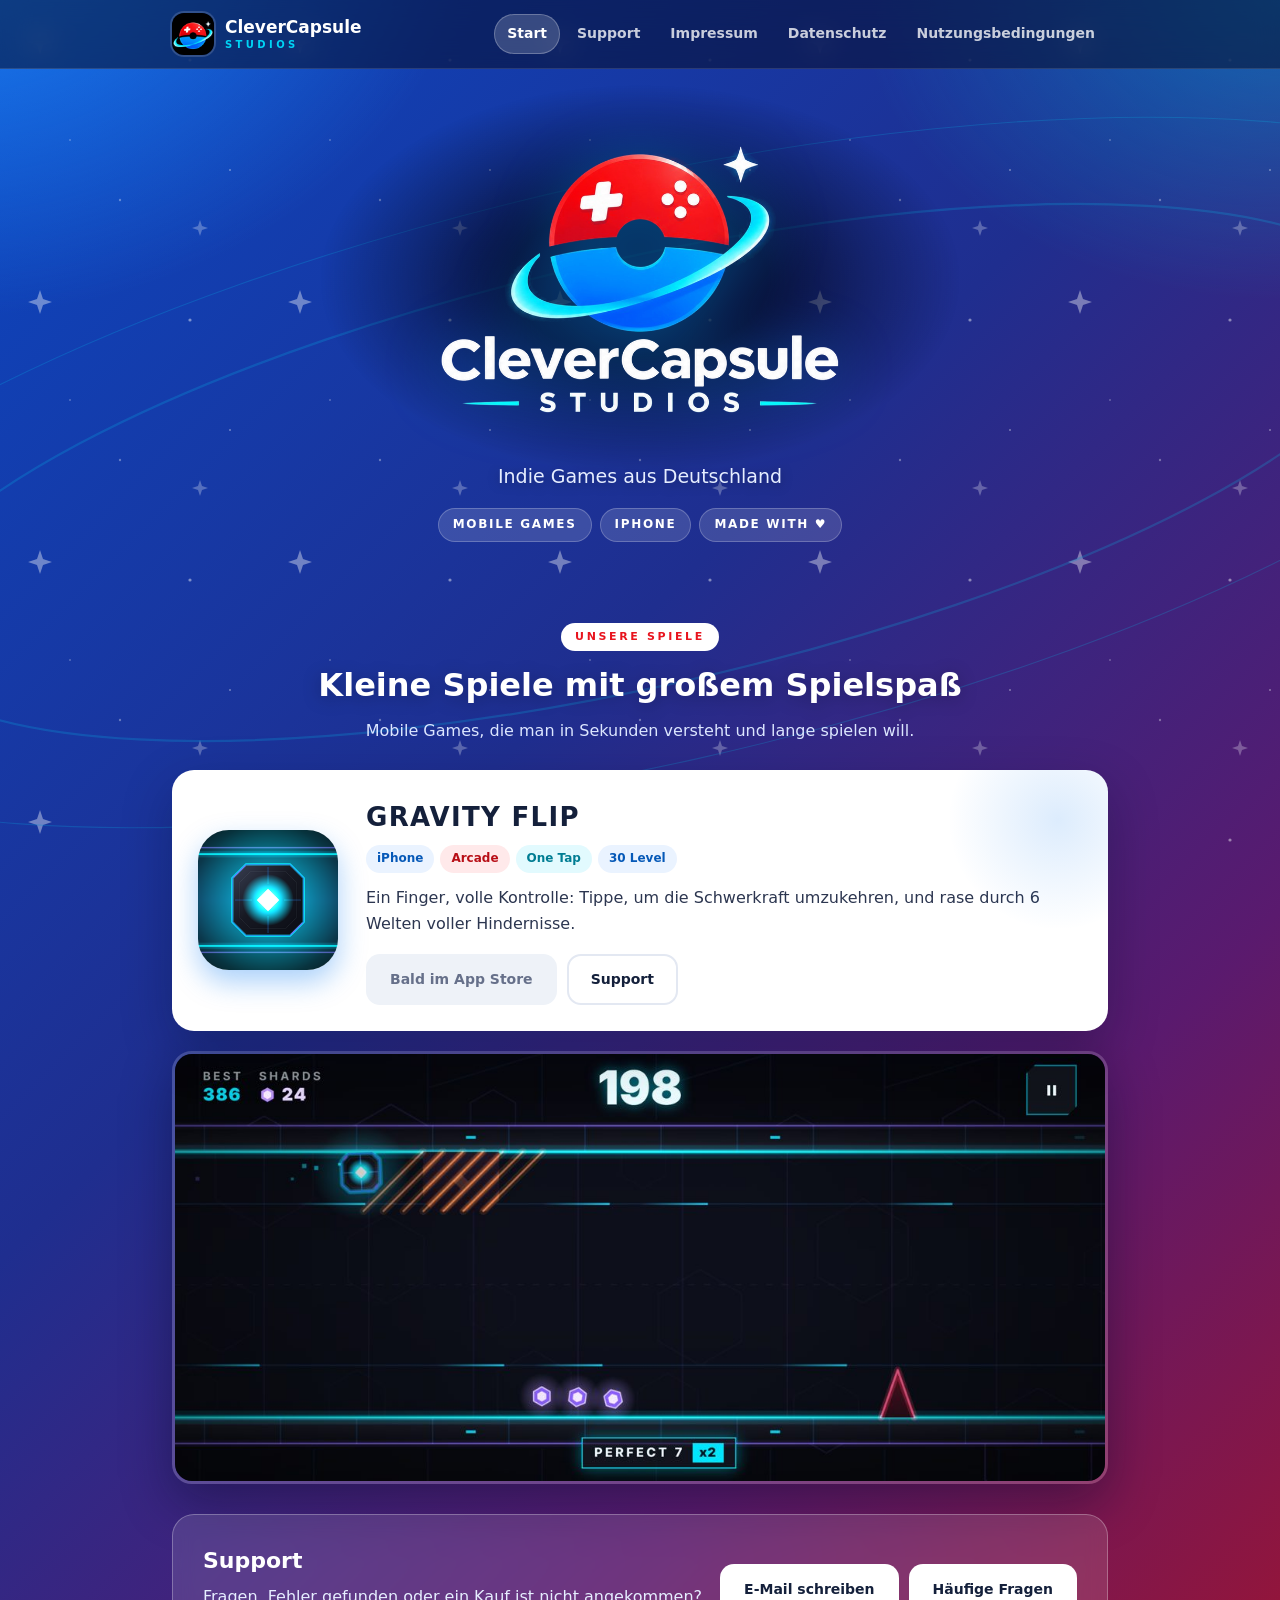
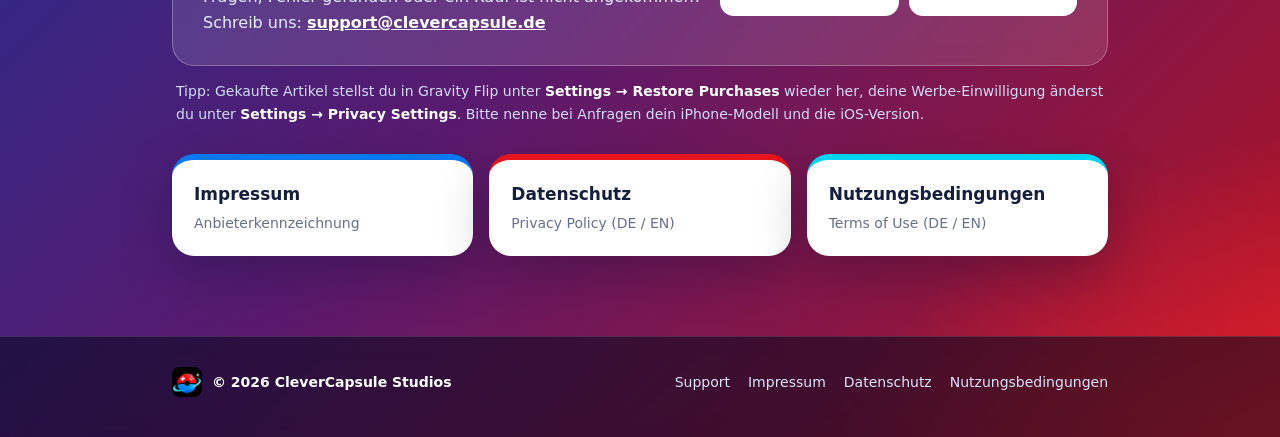
<file: index.html>
<!DOCTYPE html>
<html lang="de">
<head>
<meta charset="utf-8">
<meta name="viewport" content="width=device-width, initial-scale=1">
<title>Indie Games – CleverCapsule Studios</title>
<meta name="description" content="CleverCapsule Studios – Indie-Entwickler von Gravity Flip, dem One-Tap-Arcade-Spiel für iPhone.">
<link rel="icon" href="favicon.png">
<link rel="stylesheet" href="style.css">
</head>
<body>
<header class="top"><div class="wrap">
  <a class="brand" href="index.html"><img src="studio-mark.png" alt=""><span>CleverCapsule<small>STUDIOS</small></span></a>
  <nav class="main"><a href="index.html" class="on" data-home>Start</a><a href="support.html">Support</a><a href="impressum.html">Impressum</a><a href="datenschutz.html"><span class="full">Datenschutz</span><span class="short">Datenschutz</span></a><a href="nutzungsbedingungen.html"><span class="full">Nutzungsbedingungen</span><span class="short">AGB</span></a></nav>
</div></header>
<section class="stage"><div class="wrap"><div class="halo"><img src="clevercapsule-logo.png" alt="CleverCapsule Studios"></div>
<p>Indie Games aus Deutschland</p><div class="pills"><span>MOBILE GAMES</span><span>IPHONE</span><span>MADE WITH ♥</span></div></div></section>
<main><div class="wrap">

<div class="section-title">
  <span class="kicker">Unsere Spiele</span>
  <h2>Kleine Spiele mit großem Spielspaß</h2>
  <p>Mobile Games, die man in Sekunden versteht und lange spielen will.</p>
</div>

<section class="game">
  <img class="icon" src="gravityflip-icon.png" alt="Gravity Flip App-Icon">
  <div>
    <h3>GRAVITY FLIP</h3>
    <div class="tags"><span>iPhone</span><span>Arcade</span><span>One Tap</span><span>30 Level</span></div>
    <p>Ein Finger, volle Kontrolle: Tippe, um die Schwerkraft umzukehren, und rase durch 6 Welten voller Hindernisse.</p>
    <div class="btns"><span class="btn soon">Bald im App Store</span><a class="btn" href="support.html">Support</a></div>
  </div>
</section>
<img class="shot" src="gravityflip-screen.jpg" alt="Gravity Flip Spielszene" loading="lazy">

<section class="support" id="support">
  <div>
    <h2>Support</h2>
    <p>Fragen, Fehler gefunden oder ein Kauf ist nicht angekommen? Schreib uns: <a class="js-mail mail" href="#" data-m="ZWQuZWx1c3BhY3JldmVsY0B0cm9wcHVz">&#115;&#117;&#112;&#112;&#111;&#114;&#116;<span class="at"></span>&#99;&#108;&#101;&#118;&#101;&#114;&#99;&#97;&#112;&#115;&#117;&#108;&#101;&#46;&#100;&#101;</a></p>
  </div>
  <div class="btns"><a class="js-mail btn" href="#" data-m="ZWQuZWx1c3BhY3JldmVsY0B0cm9wcHVz">E-Mail schreiben</a><a class="btn" href="support.html">Häufige Fragen</a></div>
</section>
<p class="hint">Tipp: Gekaufte Artikel stellst du in Gravity Flip unter <b>Settings → Restore Purchases</b> wieder her,
deine Werbe-Einwilligung änderst du unter <b>Settings → Privacy Settings</b>. Bitte nenne bei Anfragen dein iPhone-Modell und die iOS-Version.</p>

<div class="cards">
  <a class="card" href="impressum.html"><b>Impressum</b><span>Anbieterkennzeichnung</span></a>
  <a class="card" href="datenschutz.html"><b>Datenschutz</b><span>Privacy Policy (DE / EN)</span></a>
  <a class="card" href="nutzungsbedingungen.html"><b>Nutzungsbedingungen</b><span>Terms of Use (DE / EN)</span></a>
</div>

</div></main>
<script>document.querySelectorAll('.js-mail').forEach(function(a){var m=atob(a.dataset.m).split('').reverse().join('');a.href='mailto:'+m;});</script>
<footer><div class="wrap"><span class="fb"><img src="studio-mark.png" alt="">© 2026 CleverCapsule Studios</span><nav><a href="support.html">Support</a><a href="impressum.html">Impressum</a><a href="datenschutz.html">Datenschutz</a><a href="nutzungsbedingungen.html">Nutzungsbedingungen</a></nav></div></footer>
</body>
</html>
</file>
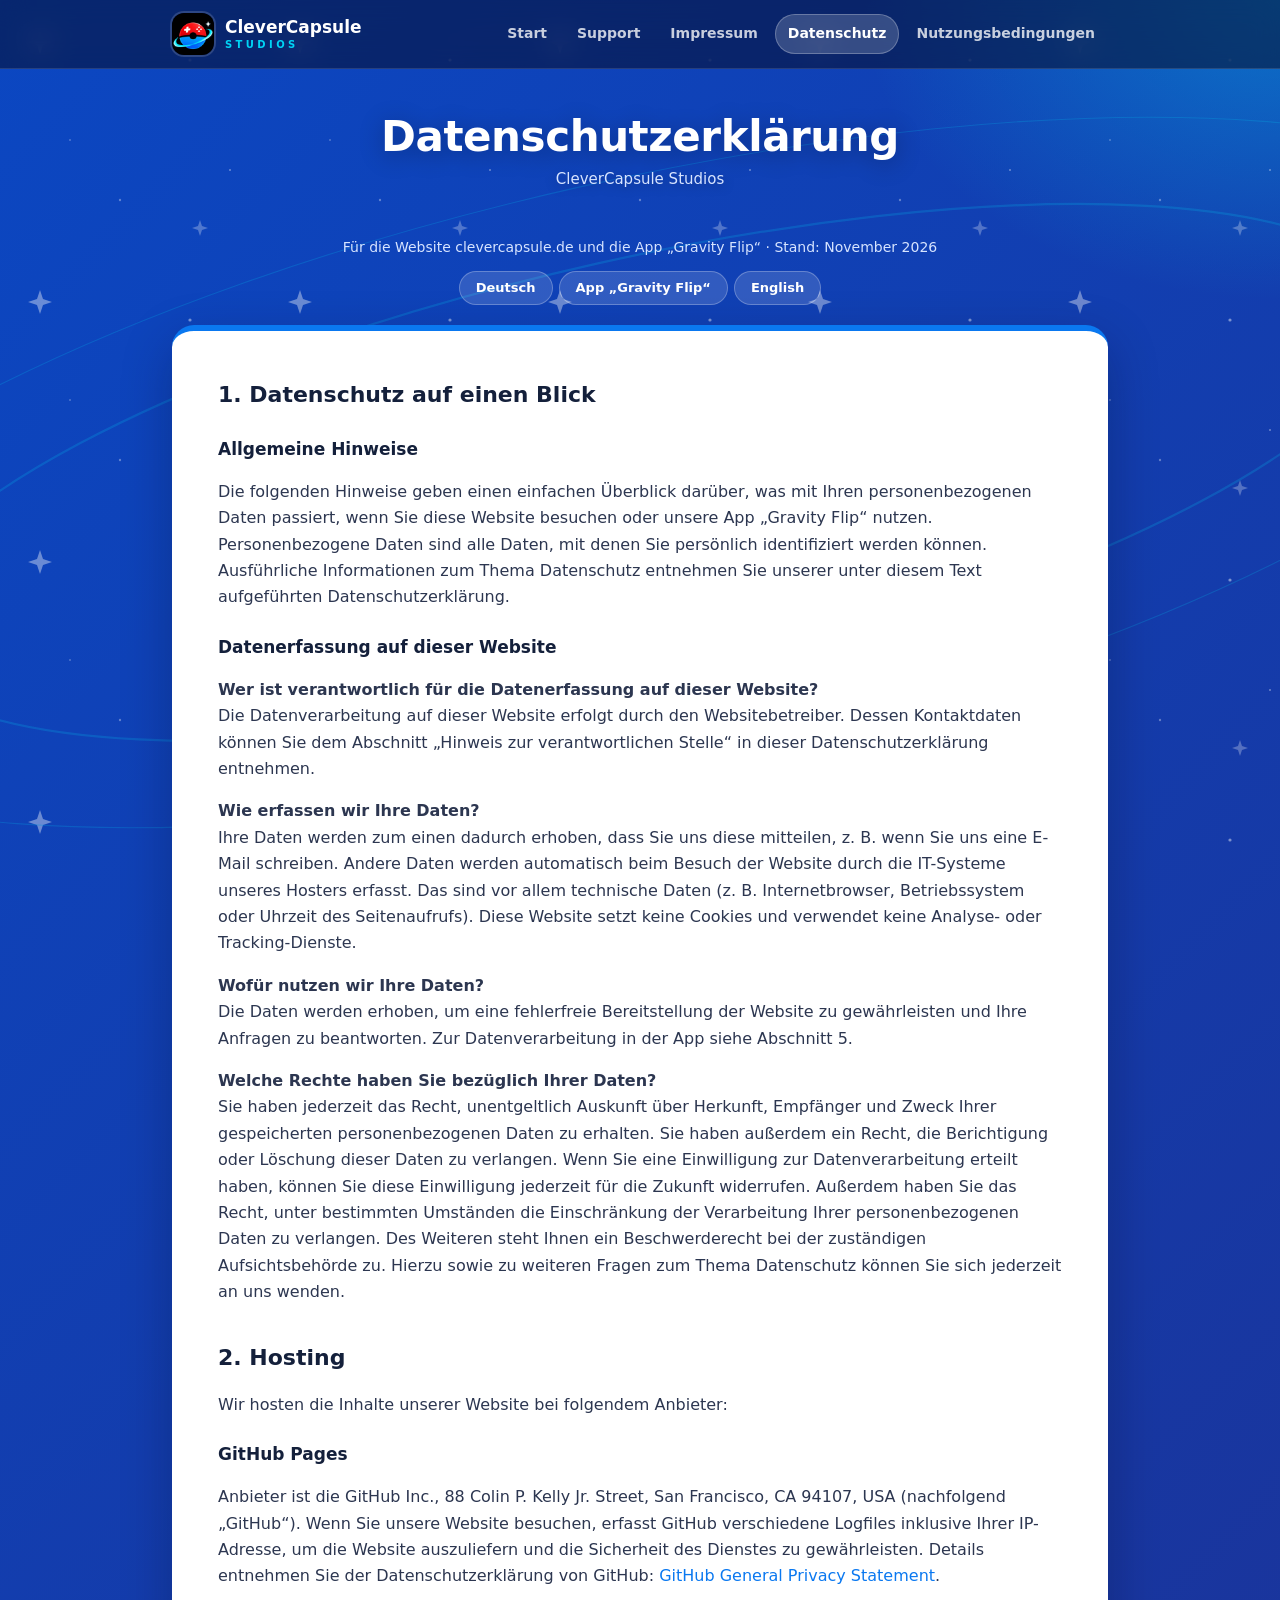
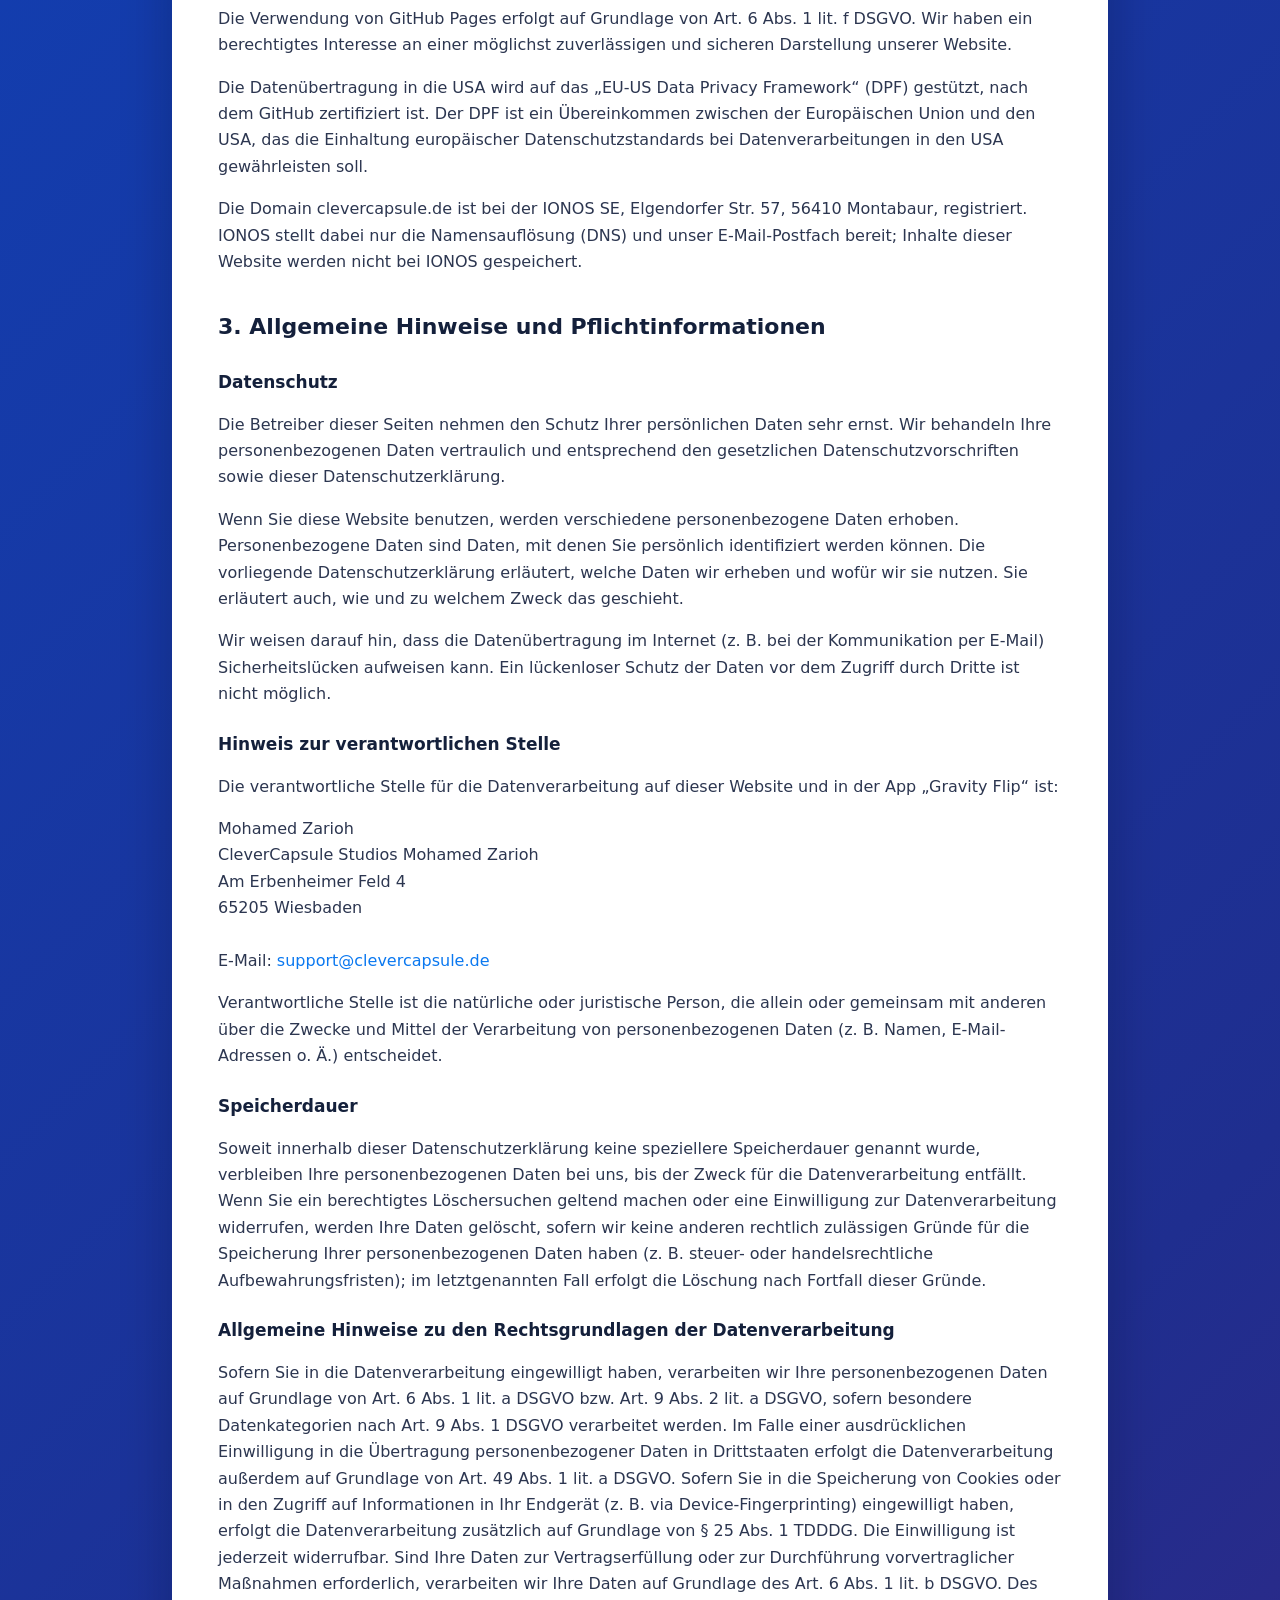
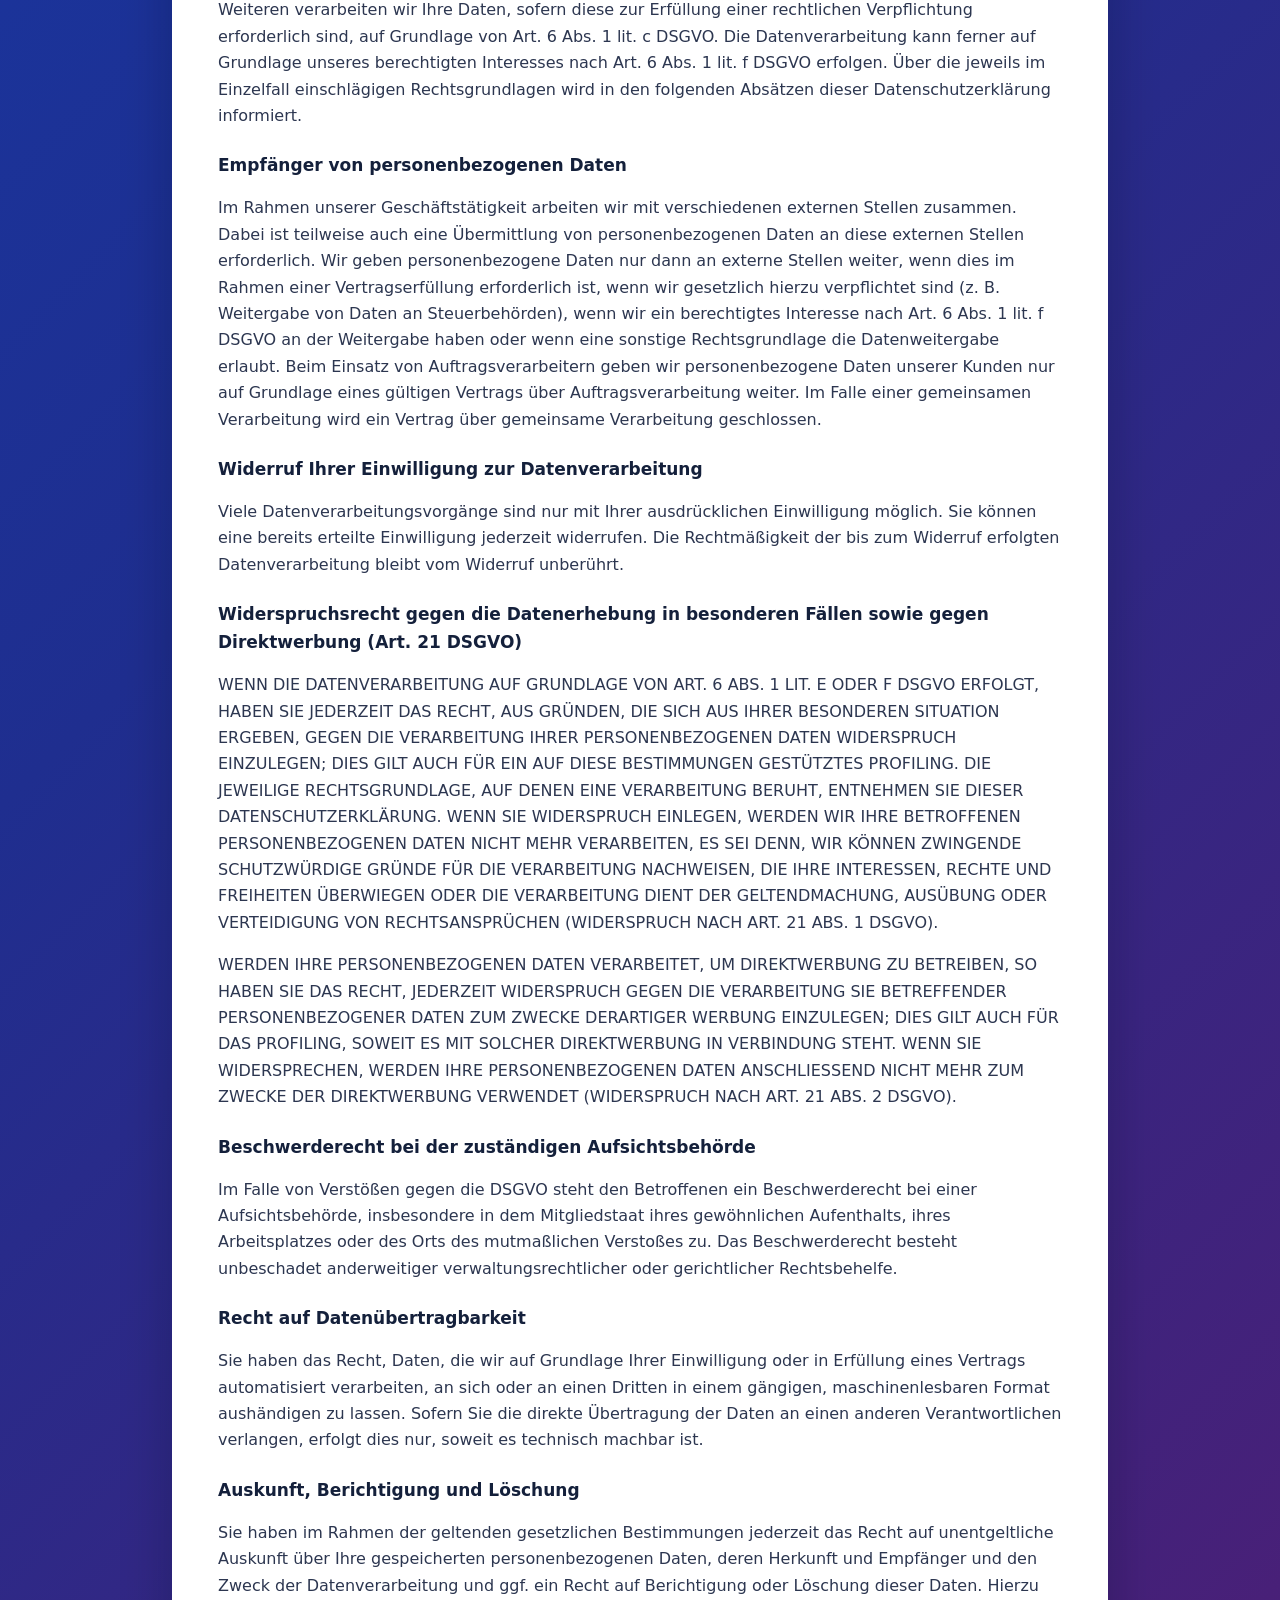
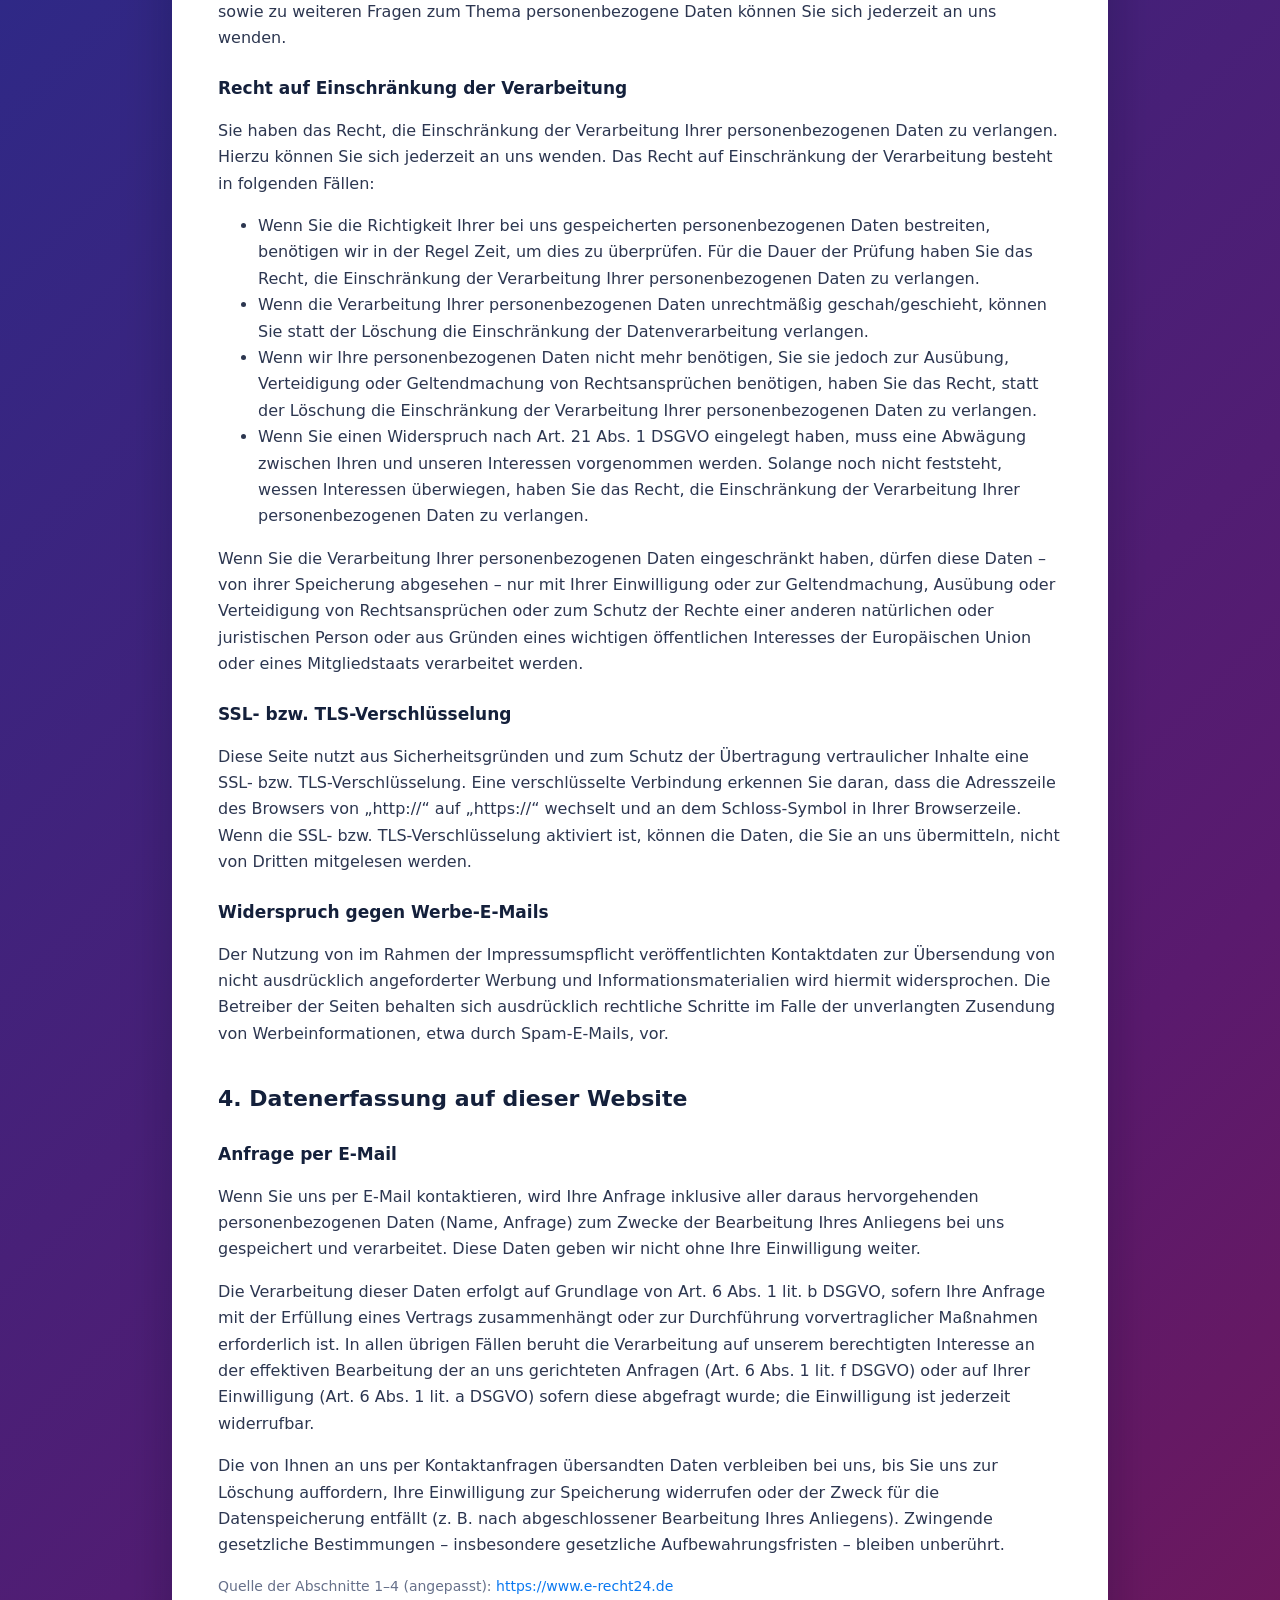
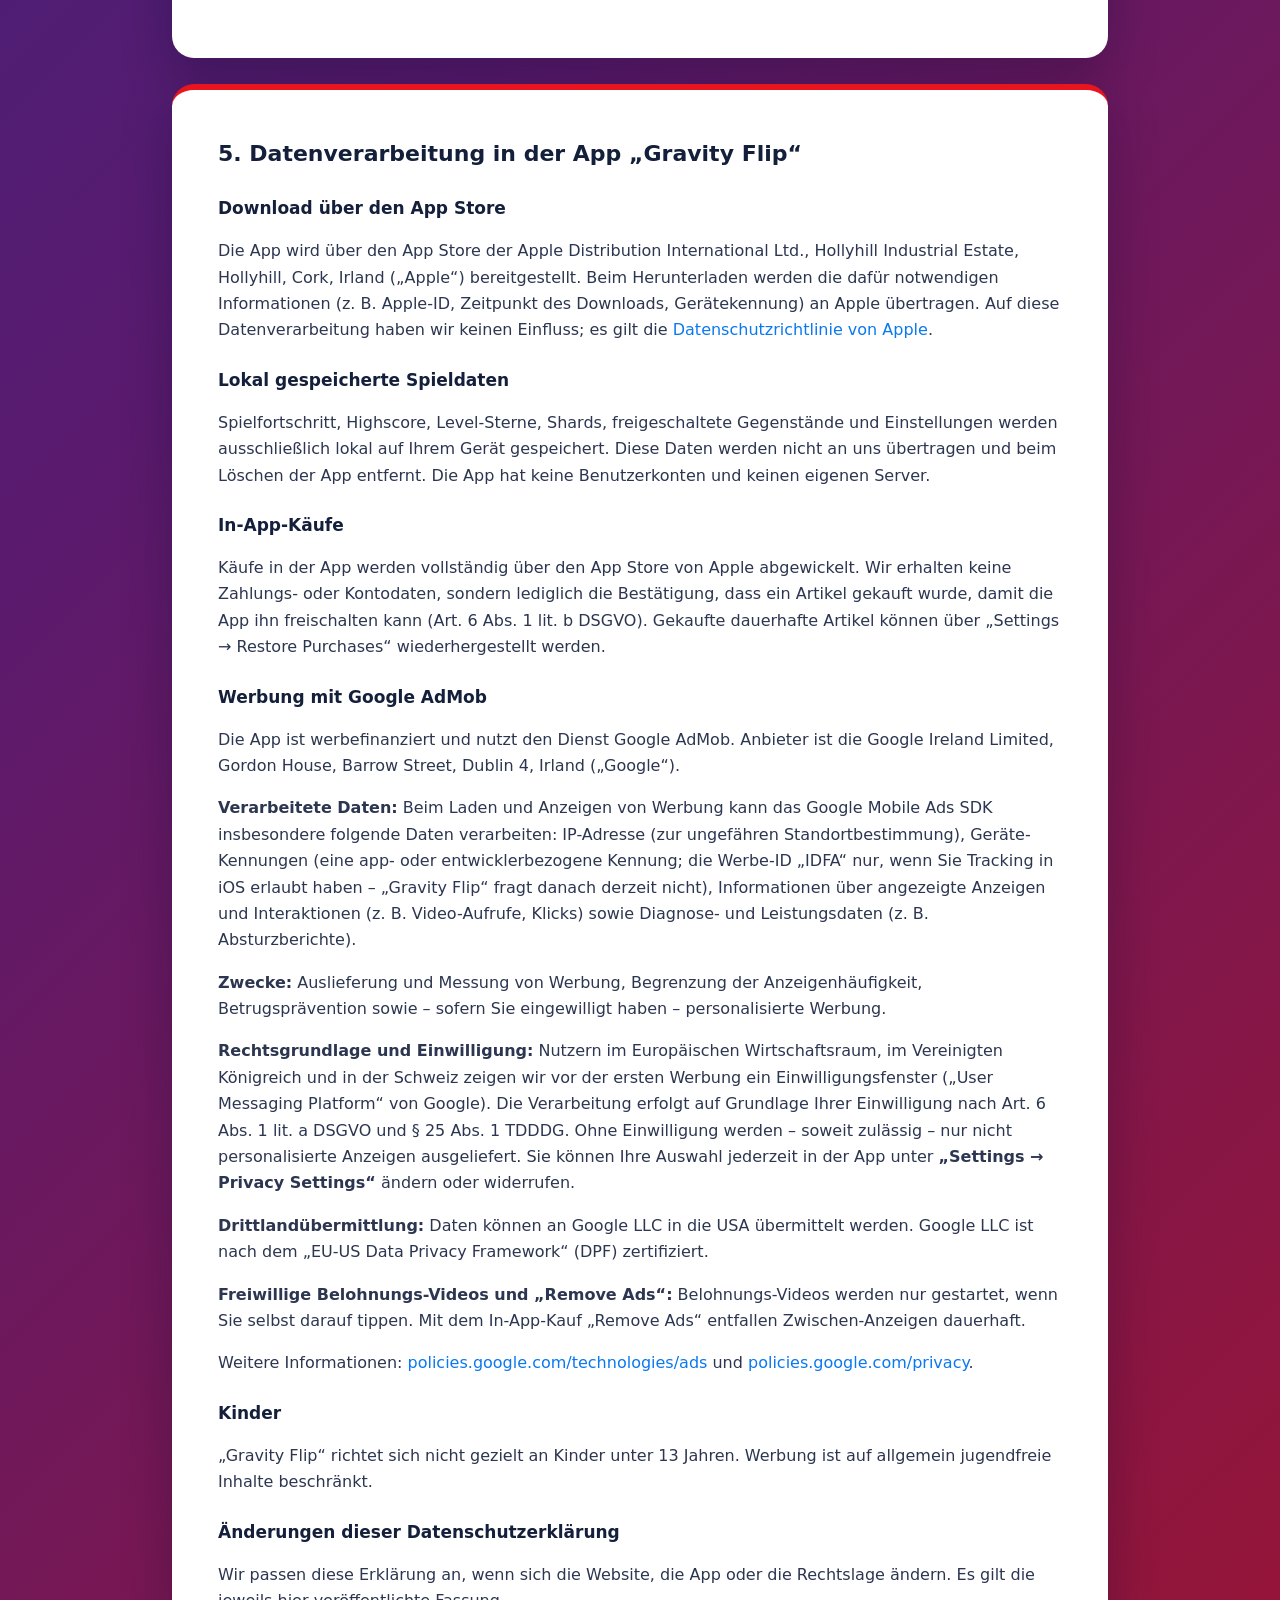
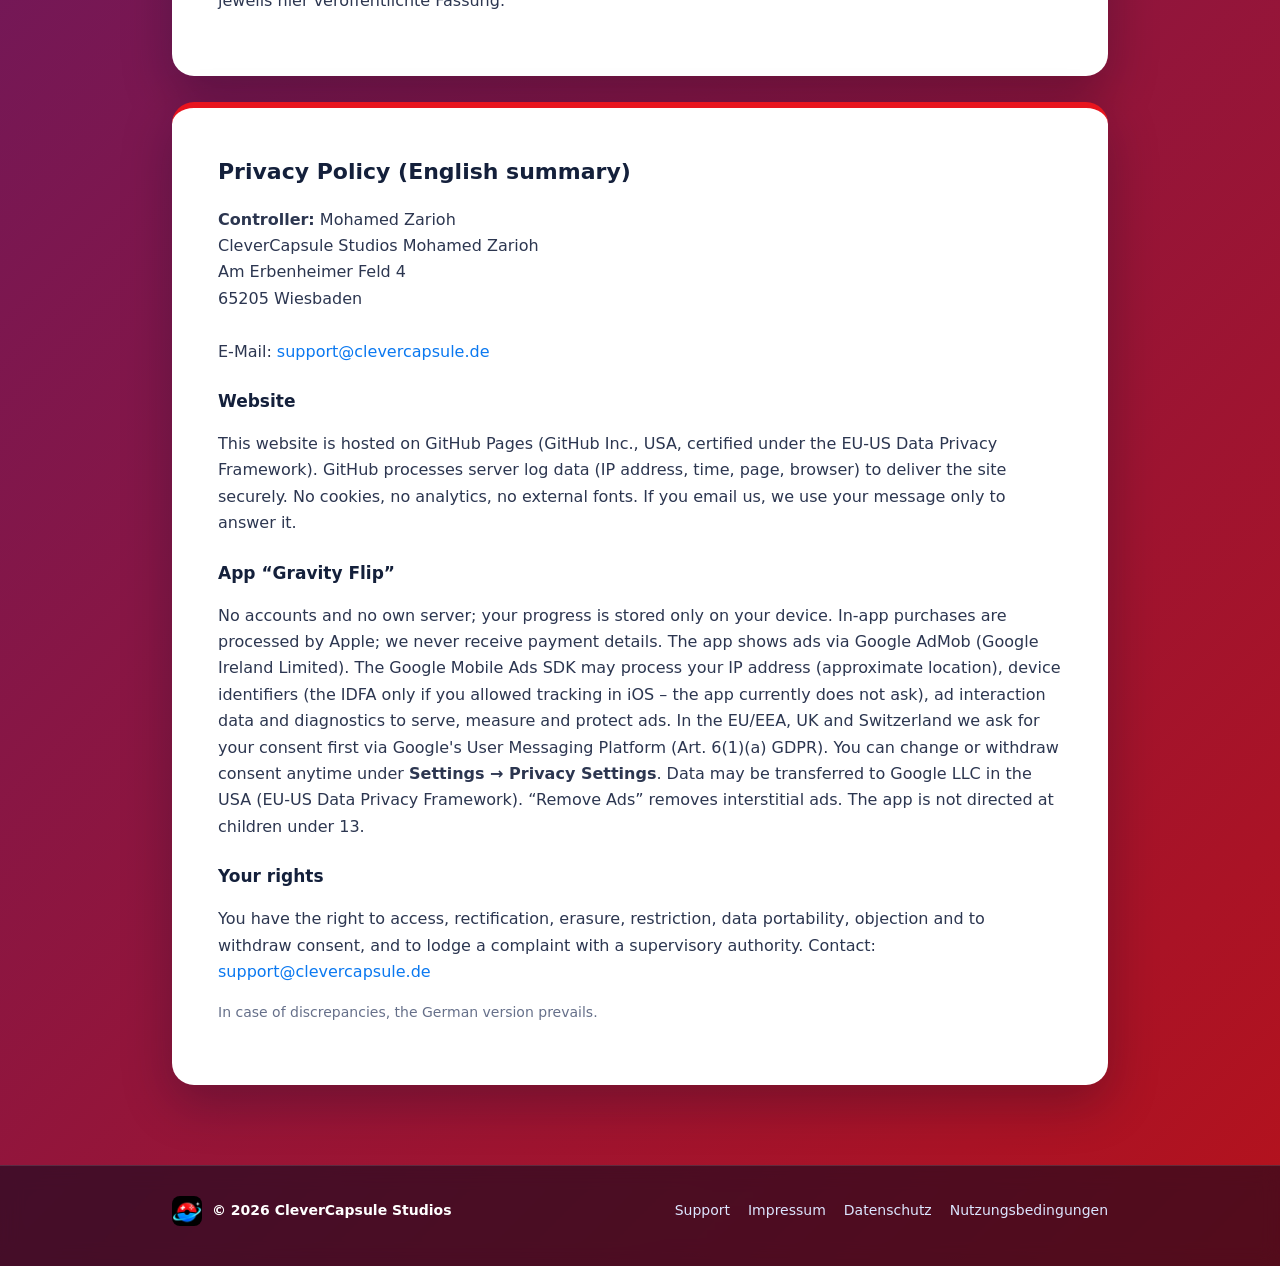
<file: datenschutz.html>
<!DOCTYPE html>
<html lang="de">
<head>
<meta charset="utf-8">
<meta name="viewport" content="width=device-width, initial-scale=1">
<title>Datenschutzerklärung – CleverCapsule Studios</title>
<meta name="description" content="Datenschutzerklärung – CleverCapsule Studios">
<link rel="icon" href="favicon.png">
<link rel="stylesheet" href="style.css">
</head>
<body>
<header class="top"><div class="wrap">
  <a class="brand" href="index.html"><img src="studio-mark.png" alt=""><span>CleverCapsule<small>STUDIOS</small></span></a>
  <nav class="main"><a href="index.html" data-home>Start</a><a href="support.html">Support</a><a href="impressum.html">Impressum</a><a href="datenschutz.html" class="on"><span class="full">Datenschutz</span><span class="short">Datenschutz</span></a><a href="nutzungsbedingungen.html"><span class="full">Nutzungsbedingungen</span><span class="short">AGB</span></a></nav>
</div></header>
<section class="stage small"><div class="wrap"><h1>Datenschutzerklärung</h1><p>CleverCapsule Studios</p></div></section>
<main><div class="wrap">

<p class="meta">Für die Website clevercapsule.de und die App „Gravity Flip“ · Stand: November 2026</p>
<div class="lang"><a href="#de">Deutsch</a><a href="#app">App „Gravity Flip“</a><a href="#en">English</a></div>

<div class="doc" id="de">
<h2>1. Datenschutz auf einen Blick</h2>
<h3>Allgemeine Hinweise</h3>
<p>Die folgenden Hinweise geben einen einfachen Überblick darüber, was mit Ihren personenbezogenen Daten passiert, wenn Sie diese
Website besuchen oder unsere App „Gravity Flip“ nutzen. Personenbezogene Daten sind alle Daten, mit denen Sie persönlich
identifiziert werden können. Ausführliche Informationen zum Thema Datenschutz entnehmen Sie unserer unter diesem Text aufgeführten
Datenschutzerklärung.</p>
<h3>Datenerfassung auf dieser Website</h3>
<p><b>Wer ist verantwortlich für die Datenerfassung auf dieser Website?</b><br>Die Datenverarbeitung auf dieser Website erfolgt durch
den Websitebetreiber. Dessen Kontaktdaten können Sie dem Abschnitt „Hinweis zur verantwortlichen Stelle“ in dieser
Datenschutzerklärung entnehmen.</p>
<p><b>Wie erfassen wir Ihre Daten?</b><br>Ihre Daten werden zum einen dadurch erhoben, dass Sie uns diese mitteilen, z.&nbsp;B. wenn Sie
uns eine E-Mail schreiben. Andere Daten werden automatisch beim Besuch der Website durch die IT-Systeme unseres Hosters erfasst. Das
sind vor allem technische Daten (z.&nbsp;B. Internetbrowser, Betriebssystem oder Uhrzeit des Seitenaufrufs). Diese Website setzt keine
Cookies und verwendet keine Analyse- oder Tracking-Dienste.</p>
<p><b>Wofür nutzen wir Ihre Daten?</b><br>Die Daten werden erhoben, um eine fehlerfreie Bereitstellung der Website zu gewährleisten und
Ihre Anfragen zu beantworten. Zur Datenverarbeitung in der App siehe Abschnitt 5.</p>
<p><b>Welche Rechte haben Sie bezüglich Ihrer Daten?</b><br>Sie haben jederzeit das Recht, unentgeltlich Auskunft über Herkunft,
Empfänger und Zweck Ihrer gespeicherten personenbezogenen Daten zu erhalten. Sie haben außerdem ein Recht, die Berichtigung oder
Löschung dieser Daten zu verlangen. Wenn Sie eine Einwilligung zur Datenverarbeitung erteilt haben, können Sie diese Einwilligung
jederzeit für die Zukunft widerrufen. Außerdem haben Sie das Recht, unter bestimmten Umständen die Einschränkung der Verarbeitung Ihrer
personenbezogenen Daten zu verlangen. Des Weiteren steht Ihnen ein Beschwerderecht bei der zuständigen Aufsichtsbehörde zu. Hierzu
sowie zu weiteren Fragen zum Thema Datenschutz können Sie sich jederzeit an uns wenden.</p>

<h2>2. Hosting</h2>
<p>Wir hosten die Inhalte unserer Website bei folgendem Anbieter:</p>
<h3>GitHub Pages</h3>
<p>Anbieter ist die GitHub Inc., 88 Colin P. Kelly Jr. Street, San Francisco, CA 94107, USA (nachfolgend „GitHub“). Wenn Sie unsere
Website besuchen, erfasst GitHub verschiedene Logfiles inklusive Ihrer IP-Adresse, um die Website auszuliefern und die Sicherheit des
Dienstes zu gewährleisten. Details entnehmen Sie der Datenschutzerklärung von GitHub:
<a href="https://docs.github.com/de/site-policy/privacy-policies/github-general-privacy-statement">GitHub General Privacy Statement</a>.</p>
<p>Die Verwendung von GitHub Pages erfolgt auf Grundlage von Art. 6 Abs. 1 lit. f DSGVO. Wir haben ein berechtigtes Interesse an einer
möglichst zuverlässigen und sicheren Darstellung unserer Website.</p>
<p>Die Datenübertragung in die USA wird auf das „EU-US Data Privacy Framework“ (DPF) gestützt, nach dem GitHub zertifiziert ist. Der
DPF ist ein Übereinkommen zwischen der Europäischen Union und den USA, das die Einhaltung europäischer Datenschutzstandards bei
Datenverarbeitungen in den USA gewährleisten soll.</p>
<p>Die Domain clevercapsule.de ist bei der IONOS SE, Elgendorfer Str. 57, 56410 Montabaur, registriert. IONOS stellt dabei nur die
Namensauflösung (DNS) und unser E-Mail-Postfach bereit; Inhalte dieser Website werden nicht bei IONOS gespeichert.</p>

<h2>3. Allgemeine Hinweise und Pflichtinformationen</h2>
<h3>Datenschutz</h3>
<p>Die Betreiber dieser Seiten nehmen den Schutz Ihrer persönlichen Daten sehr ernst. Wir behandeln Ihre personenbezogenen Daten
vertraulich und entsprechend den gesetzlichen Datenschutzvorschriften sowie dieser Datenschutzerklärung.</p>
<p>Wenn Sie diese Website benutzen, werden verschiedene personenbezogene Daten erhoben. Personenbezogene Daten sind Daten, mit denen
Sie persönlich identifiziert werden können. Die vorliegende Datenschutzerklärung erläutert, welche Daten wir erheben und wofür wir sie
nutzen. Sie erläutert auch, wie und zu welchem Zweck das geschieht.</p>
<p>Wir weisen darauf hin, dass die Datenübertragung im Internet (z.&nbsp;B. bei der Kommunikation per E-Mail) Sicherheitslücken aufweisen
kann. Ein lückenloser Schutz der Daten vor dem Zugriff durch Dritte ist nicht möglich.</p>
<h3>Hinweis zur verantwortlichen Stelle</h3>
<p>Die verantwortliche Stelle für die Datenverarbeitung auf dieser Website und in der App „Gravity Flip“ ist:</p>
<p>&#77;&#111;&#104;&#97;&#109;&#101;&#100;&#32;&#90;&#97;&#114;&#105;&#111;&#104;<br>&#67;&#108;&#101;&#118;&#101;&#114;&#67;&#97;&#112;&#115;&#117;&#108;&#101;&#32;&#83;&#116;&#117;&#100;&#105;&#111;&#115; &#77;&#111;&#104;&#97;&#109;&#101;&#100;&#32;&#90;&#97;&#114;&#105;&#111;&#104;<br>&#65;&#109;&#32;&#69;&#114;&#98;&#101;&#110;&#104;&#101;&#105;&#109;&#101;&#114;&#32;&#70;&#101;&#108;&#100;&#32;&#52;<br>&#54;&#53;&#50;&#48;&#53;&#32;&#87;&#105;&#101;&#115;&#98;&#97;&#100;&#101;&#110;<br><br>E-Mail: <a class="js-mail" href="#" data-m="ZWQuZWx1c3BhY3JldmVsY0B0cm9wcHVz">&#115;&#117;&#112;&#112;&#111;&#114;&#116;<span class="at"></span>&#99;&#108;&#101;&#118;&#101;&#114;&#99;&#97;&#112;&#115;&#117;&#108;&#101;&#46;&#100;&#101;</a></p>
<p>Verantwortliche Stelle ist die natürliche oder juristische Person, die allein oder gemeinsam mit anderen über die Zwecke und Mittel
der Verarbeitung von personenbezogenen Daten (z.&nbsp;B. Namen, E-Mail-Adressen o.&nbsp;Ä.) entscheidet.</p>
<h3>Speicherdauer</h3>
<p>Soweit innerhalb dieser Datenschutzerklärung keine speziellere Speicherdauer genannt wurde, verbleiben Ihre personenbezogenen Daten
bei uns, bis der Zweck für die Datenverarbeitung entfällt. Wenn Sie ein berechtigtes Löschersuchen geltend machen oder eine
Einwilligung zur Datenverarbeitung widerrufen, werden Ihre Daten gelöscht, sofern wir keine anderen rechtlich zulässigen Gründe für die
Speicherung Ihrer personenbezogenen Daten haben (z.&nbsp;B. steuer- oder handelsrechtliche Aufbewahrungsfristen); im letztgenannten
Fall erfolgt die Löschung nach Fortfall dieser Gründe.</p>
<h3>Allgemeine Hinweise zu den Rechtsgrundlagen der Datenverarbeitung</h3>
<p>Sofern Sie in die Datenverarbeitung eingewilligt haben, verarbeiten wir Ihre personenbezogenen Daten auf Grundlage von Art. 6 Abs. 1
lit. a DSGVO bzw. Art. 9 Abs. 2 lit. a DSGVO, sofern besondere Datenkategorien nach Art. 9 Abs. 1 DSGVO verarbeitet werden. Im Falle
einer ausdrücklichen Einwilligung in die Übertragung personenbezogener Daten in Drittstaaten erfolgt die Datenverarbeitung außerdem auf
Grundlage von Art. 49 Abs. 1 lit. a DSGVO. Sofern Sie in die Speicherung von Cookies oder in den Zugriff auf Informationen in Ihr
Endgerät (z.&nbsp;B. via Device-Fingerprinting) eingewilligt haben, erfolgt die Datenverarbeitung zusätzlich auf Grundlage von § 25 Abs. 1
TDDDG. Die Einwilligung ist jederzeit widerrufbar. Sind Ihre Daten zur Vertragserfüllung oder zur Durchführung vorvertraglicher
Maßnahmen erforderlich, verarbeiten wir Ihre Daten auf Grundlage des Art. 6 Abs. 1 lit. b DSGVO. Des Weiteren verarbeiten wir Ihre
Daten, sofern diese zur Erfüllung einer rechtlichen Verpflichtung erforderlich sind, auf Grundlage von Art. 6 Abs. 1 lit. c DSGVO. Die
Datenverarbeitung kann ferner auf Grundlage unseres berechtigten Interesses nach Art. 6 Abs. 1 lit. f DSGVO erfolgen. Über die jeweils
im Einzelfall einschlägigen Rechtsgrundlagen wird in den folgenden Absätzen dieser Datenschutzerklärung informiert.</p>
<h3>Empfänger von personenbezogenen Daten</h3>
<p>Im Rahmen unserer Geschäftstätigkeit arbeiten wir mit verschiedenen externen Stellen zusammen. Dabei ist teilweise auch eine
Übermittlung von personenbezogenen Daten an diese externen Stellen erforderlich. Wir geben personenbezogene Daten nur dann an externe
Stellen weiter, wenn dies im Rahmen einer Vertragserfüllung erforderlich ist, wenn wir gesetzlich hierzu verpflichtet sind
(z.&nbsp;B. Weitergabe von Daten an Steuerbehörden), wenn wir ein berechtigtes Interesse nach Art. 6 Abs. 1 lit. f DSGVO an der Weitergabe
haben oder wenn eine sonstige Rechtsgrundlage die Datenweitergabe erlaubt. Beim Einsatz von Auftragsverarbeitern geben wir
personenbezogene Daten unserer Kunden nur auf Grundlage eines gültigen Vertrags über Auftragsverarbeitung weiter. Im Falle einer
gemeinsamen Verarbeitung wird ein Vertrag über gemeinsame Verarbeitung geschlossen.</p>
<h3>Widerruf Ihrer Einwilligung zur Datenverarbeitung</h3>
<p>Viele Datenverarbeitungsvorgänge sind nur mit Ihrer ausdrücklichen Einwilligung möglich. Sie können eine bereits erteilte
Einwilligung jederzeit widerrufen. Die Rechtmäßigkeit der bis zum Widerruf erfolgten Datenverarbeitung bleibt vom Widerruf
unberührt.</p>
<h3>Widerspruchsrecht gegen die Datenerhebung in besonderen Fällen sowie gegen Direktwerbung (Art. 21 DSGVO)</h3>
<p>WENN DIE DATENVERARBEITUNG AUF GRUNDLAGE VON ART. 6 ABS. 1 LIT. E ODER F DSGVO ERFOLGT, HABEN SIE JEDERZEIT DAS RECHT, AUS GRÜNDEN,
DIE SICH AUS IHRER BESONDEREN SITUATION ERGEBEN, GEGEN DIE VERARBEITUNG IHRER PERSONENBEZOGENEN DATEN WIDERSPRUCH EINZULEGEN; DIES GILT
AUCH FÜR EIN AUF DIESE BESTIMMUNGEN GESTÜTZTES PROFILING. DIE JEWEILIGE RECHTSGRUNDLAGE, AUF DENEN EINE VERARBEITUNG BERUHT, ENTNEHMEN
SIE DIESER DATENSCHUTZERKLÄRUNG. WENN SIE WIDERSPRUCH EINLEGEN, WERDEN WIR IHRE BETROFFENEN PERSONENBEZOGENEN DATEN NICHT MEHR
VERARBEITEN, ES SEI DENN, WIR KÖNNEN ZWINGENDE SCHUTZWÜRDIGE GRÜNDE FÜR DIE VERARBEITUNG NACHWEISEN, DIE IHRE INTERESSEN, RECHTE UND
FREIHEITEN ÜBERWIEGEN ODER DIE VERARBEITUNG DIENT DER GELTENDMACHUNG, AUSÜBUNG ODER VERTEIDIGUNG VON RECHTSANSPRÜCHEN (WIDERSPRUCH NACH
ART. 21 ABS. 1 DSGVO).</p>
<p>WERDEN IHRE PERSONENBEZOGENEN DATEN VERARBEITET, UM DIREKTWERBUNG ZU BETREIBEN, SO HABEN SIE DAS RECHT, JEDERZEIT WIDERSPRUCH GEGEN
DIE VERARBEITUNG SIE BETREFFENDER PERSONENBEZOGENER DATEN ZUM ZWECKE DERARTIGER WERBUNG EINZULEGEN; DIES GILT AUCH FÜR DAS PROFILING,
SOWEIT ES MIT SOLCHER DIREKTWERBUNG IN VERBINDUNG STEHT. WENN SIE WIDERSPRECHEN, WERDEN IHRE PERSONENBEZOGENEN DATEN ANSCHLIESSEND NICHT
MEHR ZUM ZWECKE DER DIREKTWERBUNG VERWENDET (WIDERSPRUCH NACH ART. 21 ABS. 2 DSGVO).</p>
<h3>Beschwerderecht bei der zuständigen Aufsichtsbehörde</h3>
<p>Im Falle von Verstößen gegen die DSGVO steht den Betroffenen ein Beschwerderecht bei einer Aufsichtsbehörde, insbesondere in dem
Mitgliedstaat ihres gewöhnlichen Aufenthalts, ihres Arbeitsplatzes oder des Orts des mutmaßlichen Verstoßes zu. Das Beschwerderecht
besteht unbeschadet anderweitiger verwaltungsrechtlicher oder gerichtlicher Rechtsbehelfe.</p>
<h3>Recht auf Datenübertragbarkeit</h3>
<p>Sie haben das Recht, Daten, die wir auf Grundlage Ihrer Einwilligung oder in Erfüllung eines Vertrags automatisiert verarbeiten, an
sich oder an einen Dritten in einem gängigen, maschinenlesbaren Format aushändigen zu lassen. Sofern Sie die direkte Übertragung der
Daten an einen anderen Verantwortlichen verlangen, erfolgt dies nur, soweit es technisch machbar ist.</p>
<h3>Auskunft, Berichtigung und Löschung</h3>
<p>Sie haben im Rahmen der geltenden gesetzlichen Bestimmungen jederzeit das Recht auf unentgeltliche Auskunft über Ihre gespeicherten
personenbezogenen Daten, deren Herkunft und Empfänger und den Zweck der Datenverarbeitung und ggf. ein Recht auf Berichtigung oder
Löschung dieser Daten. Hierzu sowie zu weiteren Fragen zum Thema personenbezogene Daten können Sie sich jederzeit an uns wenden.</p>
<h3>Recht auf Einschränkung der Verarbeitung</h3>
<p>Sie haben das Recht, die Einschränkung der Verarbeitung Ihrer personenbezogenen Daten zu verlangen. Hierzu können Sie sich jederzeit
an uns wenden. Das Recht auf Einschränkung der Verarbeitung besteht in folgenden Fällen:</p>
<ul>
<li>Wenn Sie die Richtigkeit Ihrer bei uns gespeicherten personenbezogenen Daten bestreiten, benötigen wir in der Regel Zeit, um dies zu
überprüfen. Für die Dauer der Prüfung haben Sie das Recht, die Einschränkung der Verarbeitung Ihrer personenbezogenen Daten zu
verlangen.</li>
<li>Wenn die Verarbeitung Ihrer personenbezogenen Daten unrechtmäßig geschah/geschieht, können Sie statt der Löschung die Einschränkung
der Datenverarbeitung verlangen.</li>
<li>Wenn wir Ihre personenbezogenen Daten nicht mehr benötigen, Sie sie jedoch zur Ausübung, Verteidigung oder Geltendmachung von
Rechtsansprüchen benötigen, haben Sie das Recht, statt der Löschung die Einschränkung der Verarbeitung Ihrer personenbezogenen Daten zu
verlangen.</li>
<li>Wenn Sie einen Widerspruch nach Art. 21 Abs. 1 DSGVO eingelegt haben, muss eine Abwägung zwischen Ihren und unseren Interessen
vorgenommen werden. Solange noch nicht feststeht, wessen Interessen überwiegen, haben Sie das Recht, die Einschränkung der Verarbeitung
Ihrer personenbezogenen Daten zu verlangen.</li>
</ul>
<p>Wenn Sie die Verarbeitung Ihrer personenbezogenen Daten eingeschränkt haben, dürfen diese Daten – von ihrer Speicherung abgesehen –
nur mit Ihrer Einwilligung oder zur Geltendmachung, Ausübung oder Verteidigung von Rechtsansprüchen oder zum Schutz der Rechte einer
anderen natürlichen oder juristischen Person oder aus Gründen eines wichtigen öffentlichen Interesses der Europäischen Union oder eines
Mitgliedstaats verarbeitet werden.</p>
<h3>SSL- bzw. TLS-Verschlüsselung</h3>
<p>Diese Seite nutzt aus Sicherheitsgründen und zum Schutz der Übertragung vertraulicher Inhalte eine SSL- bzw. TLS-Verschlüsselung.
Eine verschlüsselte Verbindung erkennen Sie daran, dass die Adresszeile des Browsers von „http://“ auf „https://“ wechselt und an dem
Schloss-Symbol in Ihrer Browserzeile. Wenn die SSL- bzw. TLS-Verschlüsselung aktiviert ist, können die Daten, die Sie an uns
übermitteln, nicht von Dritten mitgelesen werden.</p>
<h3>Widerspruch gegen Werbe-E-Mails</h3>
<p>Der Nutzung von im Rahmen der Impressumspflicht veröffentlichten Kontaktdaten zur Übersendung von nicht ausdrücklich angeforderter
Werbung und Informationsmaterialien wird hiermit widersprochen. Die Betreiber der Seiten behalten sich ausdrücklich rechtliche Schritte
im Falle der unverlangten Zusendung von Werbeinformationen, etwa durch Spam-E-Mails, vor.</p>

<h2>4. Datenerfassung auf dieser Website</h2>
<h3>Anfrage per E-Mail</h3>
<p>Wenn Sie uns per E-Mail kontaktieren, wird Ihre Anfrage inklusive aller daraus hervorgehenden personenbezogenen Daten
(Name, Anfrage) zum Zwecke der Bearbeitung Ihres Anliegens bei uns gespeichert und verarbeitet. Diese Daten geben wir nicht ohne Ihre
Einwilligung weiter.</p>
<p>Die Verarbeitung dieser Daten erfolgt auf Grundlage von Art. 6 Abs. 1 lit. b DSGVO, sofern Ihre Anfrage mit der Erfüllung eines
Vertrags zusammenhängt oder zur Durchführung vorvertraglicher Maßnahmen erforderlich ist. In allen übrigen Fällen beruht die
Verarbeitung auf unserem berechtigten Interesse an der effektiven Bearbeitung der an uns gerichteten Anfragen (Art. 6 Abs. 1 lit. f
DSGVO) oder auf Ihrer Einwilligung (Art. 6 Abs. 1 lit. a DSGVO) sofern diese abgefragt wurde; die Einwilligung ist jederzeit
widerrufbar.</p>
<p>Die von Ihnen an uns per Kontaktanfragen übersandten Daten verbleiben bei uns, bis Sie uns zur Löschung auffordern, Ihre
Einwilligung zur Speicherung widerrufen oder der Zweck für die Datenspeicherung entfällt (z.&nbsp;B. nach abgeschlossener Bearbeitung
Ihres Anliegens). Zwingende gesetzliche Bestimmungen – insbesondere gesetzliche Aufbewahrungsfristen – bleiben unberührt.</p>
<p class="mute">Quelle der Abschnitte 1–4 (angepasst): <a href="https://www.e-recht24.de">https://www.e-recht24.de</a></p>
</div>

<div class="doc" id="app">
<h2>5. Datenverarbeitung in der App „Gravity Flip“</h2>
<h3>Download über den App Store</h3>
<p>Die App wird über den App Store der Apple Distribution International Ltd., Hollyhill Industrial Estate, Hollyhill, Cork, Irland
(„Apple“) bereitgestellt. Beim Herunterladen werden die dafür notwendigen Informationen (z.&nbsp;B. Apple-ID, Zeitpunkt des Downloads,
Gerätekennung) an Apple übertragen. Auf diese Datenverarbeitung haben wir keinen Einfluss; es gilt die
<a href="https://www.apple.com/de/legal/privacy/">Datenschutzrichtlinie von Apple</a>.</p>
<h3>Lokal gespeicherte Spieldaten</h3>
<p>Spielfortschritt, Highscore, Level-Sterne, Shards, freigeschaltete Gegenstände und Einstellungen werden ausschließlich lokal auf
Ihrem Gerät gespeichert. Diese Daten werden nicht an uns übertragen und beim Löschen der App entfernt. Die App hat keine
Benutzerkonten und keinen eigenen Server.</p>
<h3>In-App-Käufe</h3>
<p>Käufe in der App werden vollständig über den App Store von Apple abgewickelt. Wir erhalten keine Zahlungs- oder Kontodaten, sondern
lediglich die Bestätigung, dass ein Artikel gekauft wurde, damit die App ihn freischalten kann (Art. 6 Abs. 1 lit. b DSGVO). Gekaufte
dauerhafte Artikel können über „Settings → Restore Purchases“ wiederhergestellt werden.</p>
<h3>Werbung mit Google AdMob</h3>
<p>Die App ist werbefinanziert und nutzt den Dienst Google AdMob. Anbieter ist die Google Ireland Limited, Gordon House, Barrow Street,
Dublin 4, Irland („Google“).</p>
<p><b>Verarbeitete Daten:</b> Beim Laden und Anzeigen von Werbung kann das Google Mobile Ads SDK insbesondere folgende Daten
verarbeiten: IP-Adresse (zur ungefähren Standortbestimmung), Geräte-Kennungen (eine app- oder entwicklerbezogene Kennung; die
Werbe-ID „IDFA“ nur, wenn Sie Tracking in iOS erlaubt haben – „Gravity Flip“ fragt danach derzeit nicht), Informationen über
angezeigte Anzeigen und Interaktionen (z.&nbsp;B. Video-Aufrufe, Klicks) sowie Diagnose- und Leistungsdaten (z.&nbsp;B. Absturzberichte).</p>
<p><b>Zwecke:</b> Auslieferung und Messung von Werbung, Begrenzung der Anzeigenhäufigkeit, Betrugsprävention sowie – sofern Sie
eingewilligt haben – personalisierte Werbung.</p>
<p><b>Rechtsgrundlage und Einwilligung:</b> Nutzern im Europäischen Wirtschaftsraum, im Vereinigten Königreich und in der Schweiz
zeigen wir vor der ersten Werbung ein Einwilligungsfenster („User Messaging Platform“ von Google). Die Verarbeitung erfolgt auf
Grundlage Ihrer Einwilligung nach Art. 6 Abs. 1 lit. a DSGVO und § 25 Abs. 1 TDDDG. Ohne Einwilligung werden – soweit zulässig – nur
nicht personalisierte Anzeigen ausgeliefert. Sie können Ihre Auswahl jederzeit in der App unter <b>„Settings → Privacy Settings“</b>
ändern oder widerrufen.</p>
<p><b>Drittlandübermittlung:</b> Daten können an Google LLC in die USA übermittelt werden. Google LLC ist nach dem „EU-US Data Privacy
Framework“ (DPF) zertifiziert.</p>
<p><b>Freiwillige Belohnungs-Videos und „Remove Ads“:</b> Belohnungs-Videos werden nur gestartet, wenn Sie selbst darauf tippen. Mit
dem In-App-Kauf „Remove Ads“ entfallen Zwischen-Anzeigen dauerhaft.</p>
<p>Weitere Informationen: <a href="https://policies.google.com/technologies/ads">policies.google.com/technologies/ads</a> und
<a href="https://policies.google.com/privacy">policies.google.com/privacy</a>.</p>
<h3>Kinder</h3>
<p>„Gravity Flip“ richtet sich nicht gezielt an Kinder unter 13 Jahren. Werbung ist auf allgemein jugendfreie Inhalte beschränkt.</p>
<h3>Änderungen dieser Datenschutzerklärung</h3>
<p>Wir passen diese Erklärung an, wenn sich die Website, die App oder die Rechtslage ändern. Es gilt die jeweils hier veröffentlichte
Fassung.</p>
</div>

<div class="doc" id="en">
<h2>Privacy Policy (English summary)</h2>
<p><b>Controller:</b> &#77;&#111;&#104;&#97;&#109;&#101;&#100;&#32;&#90;&#97;&#114;&#105;&#111;&#104;<br>&#67;&#108;&#101;&#118;&#101;&#114;&#67;&#97;&#112;&#115;&#117;&#108;&#101;&#32;&#83;&#116;&#117;&#100;&#105;&#111;&#115; &#77;&#111;&#104;&#97;&#109;&#101;&#100;&#32;&#90;&#97;&#114;&#105;&#111;&#104;<br>&#65;&#109;&#32;&#69;&#114;&#98;&#101;&#110;&#104;&#101;&#105;&#109;&#101;&#114;&#32;&#70;&#101;&#108;&#100;&#32;&#52;<br>&#54;&#53;&#50;&#48;&#53;&#32;&#87;&#105;&#101;&#115;&#98;&#97;&#100;&#101;&#110;<br><br>E-Mail: <a class="js-mail" href="#" data-m="ZWQuZWx1c3BhY3JldmVsY0B0cm9wcHVz">&#115;&#117;&#112;&#112;&#111;&#114;&#116;<span class="at"></span>&#99;&#108;&#101;&#118;&#101;&#114;&#99;&#97;&#112;&#115;&#117;&#108;&#101;&#46;&#100;&#101;</a></p>
<h3>Website</h3>
<p>This website is hosted on GitHub Pages (GitHub Inc., USA, certified under the EU-US Data Privacy Framework). GitHub processes server
log data (IP address, time, page, browser) to deliver the site securely. No cookies, no analytics, no external fonts. If you email us,
we use your message only to answer it.</p>
<h3>App “Gravity Flip”</h3>
<p>No accounts and no own server; your progress is stored only on your device. In-app purchases are processed by Apple; we never receive
payment details. The app shows ads via Google AdMob (Google Ireland Limited). The Google Mobile Ads SDK may process your IP address
(approximate location), device identifiers (the IDFA only if you allowed tracking in iOS – the app currently does not ask), ad
interaction data and diagnostics to serve, measure and protect ads. In the EU/EEA, UK and Switzerland we ask for your consent first via
Google's User Messaging Platform (Art. 6(1)(a) GDPR). You can change or withdraw consent anytime under <b>Settings → Privacy Settings</b>.
Data may be transferred to Google LLC in the USA (EU-US Data Privacy Framework). “Remove Ads” removes interstitial ads. The app is not
directed at children under 13.</p>
<h3>Your rights</h3>
<p>You have the right to access, rectification, erasure, restriction, data portability, objection and to withdraw consent, and to lodge
a complaint with a supervisory authority. Contact: <a class="js-mail" href="#" data-m="ZWQuZWx1c3BhY3JldmVsY0B0cm9wcHVz">&#115;&#117;&#112;&#112;&#111;&#114;&#116;<span class="at"></span>&#99;&#108;&#101;&#118;&#101;&#114;&#99;&#97;&#112;&#115;&#117;&#108;&#101;&#46;&#100;&#101;</a></p>
<p class="mute">In case of discrepancies, the German version prevails.</p>
</div>

</div></main>
<script>document.querySelectorAll('.js-mail').forEach(function(a){var m=atob(a.dataset.m).split('').reverse().join('');a.href='mailto:'+m;});</script>
<footer><div class="wrap"><span class="fb"><img src="studio-mark.png" alt="">© 2026 CleverCapsule Studios</span><nav><a href="support.html">Support</a><a href="impressum.html">Impressum</a><a href="datenschutz.html">Datenschutz</a><a href="nutzungsbedingungen.html">Nutzungsbedingungen</a></nav></div></footer>
</body>
</html>
</file>
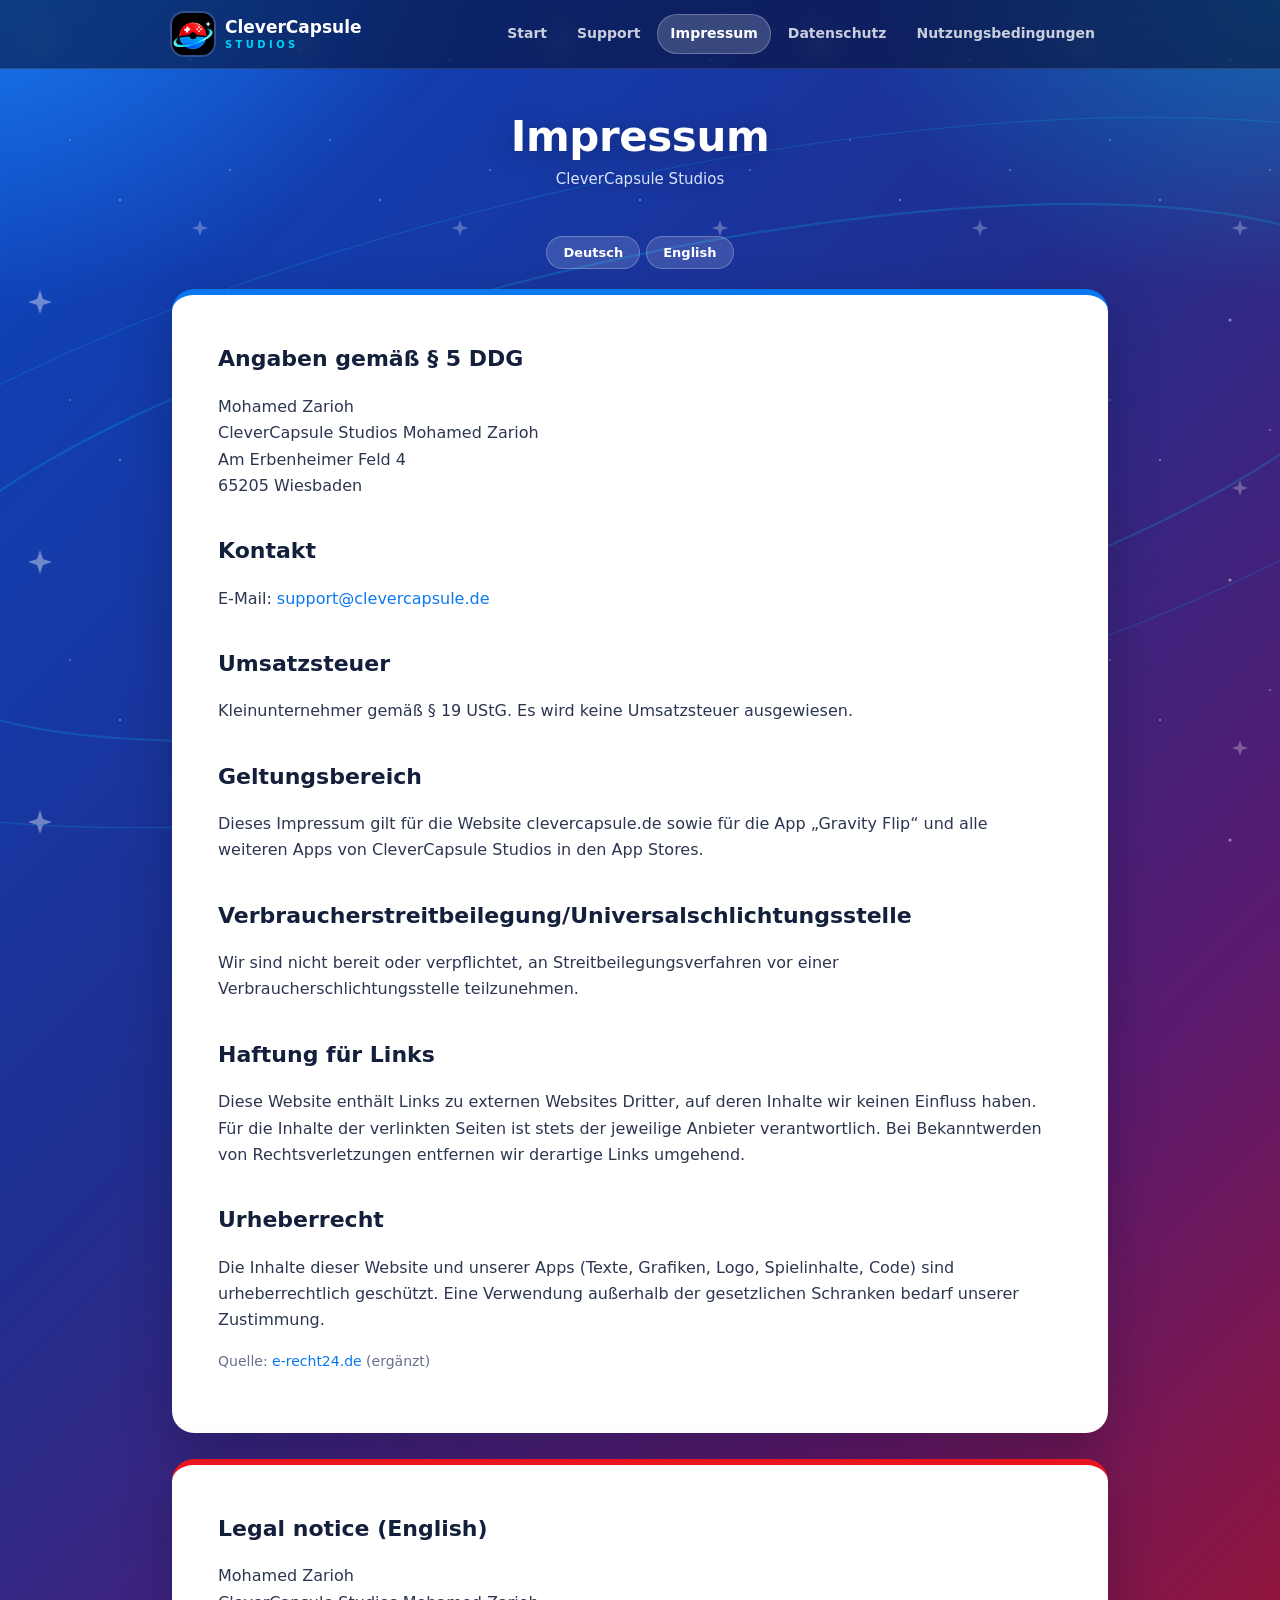
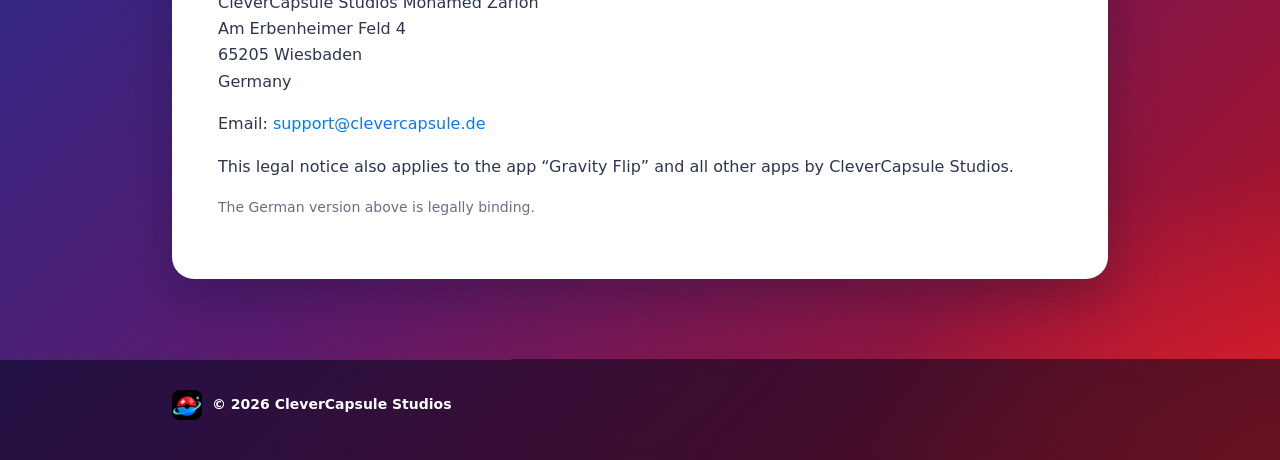
<file: impressum.html>
<!DOCTYPE html>
<html lang="de">
<head>
<meta charset="utf-8">
<meta name="viewport" content="width=device-width, initial-scale=1">
<title>Impressum – CleverCapsule Studios</title>
<meta name="description" content="Impressum – CleverCapsule Studios">
<link rel="icon" href="favicon.png">
<link rel="stylesheet" href="style.css">
</head>
<body>
<header class="top"><div class="wrap">
  <a class="brand" href="index.html"><img src="studio-mark.png" alt=""><span>CleverCapsule<small>STUDIOS</small></span></a>
  <nav class="main"><a href="index.html" data-home>Start</a><a href="support.html">Support</a><a href="impressum.html" class="on">Impressum</a><a href="datenschutz.html"><span class="full">Datenschutz</span><span class="short">Datenschutz</span></a><a href="nutzungsbedingungen.html"><span class="full">Nutzungsbedingungen</span><span class="short">AGB</span></a></nav>
</div></header>
<section class="stage small"><div class="wrap"><h1>Impressum</h1><p>CleverCapsule Studios</p></div></section>
<main><div class="wrap">

<div class="lang"><a href="#de">Deutsch</a><a href="#en">English</a></div>
<div class="doc" id="de">
  <h2>Angaben gemäß § 5 DDG</h2>
  <p>&#77;&#111;&#104;&#97;&#109;&#101;&#100;&#32;&#90;&#97;&#114;&#105;&#111;&#104;<br>&#67;&#108;&#101;&#118;&#101;&#114;&#67;&#97;&#112;&#115;&#117;&#108;&#101;&#32;&#83;&#116;&#117;&#100;&#105;&#111;&#115; &#77;&#111;&#104;&#97;&#109;&#101;&#100;&#32;&#90;&#97;&#114;&#105;&#111;&#104;<br>&#65;&#109;&#32;&#69;&#114;&#98;&#101;&#110;&#104;&#101;&#105;&#109;&#101;&#114;&#32;&#70;&#101;&#108;&#100;&#32;&#52;<br>&#54;&#53;&#50;&#48;&#53;&#32;&#87;&#105;&#101;&#115;&#98;&#97;&#100;&#101;&#110;</p>
  <h2>Kontakt</h2>
  <p>E-Mail: <a class="js-mail" href="#" data-m="ZWQuZWx1c3BhY3JldmVsY0B0cm9wcHVz">&#115;&#117;&#112;&#112;&#111;&#114;&#116;<span class="at"></span>&#99;&#108;&#101;&#118;&#101;&#114;&#99;&#97;&#112;&#115;&#117;&#108;&#101;&#46;&#100;&#101;</a></p>
  <h2>Umsatzsteuer</h2><p>Kleinunternehmer gemäß § 19 UStG. Es wird keine Umsatzsteuer ausgewiesen.</p>
  <h2>Geltungsbereich</h2>
  <p>Dieses Impressum gilt für die Website clevercapsule.de sowie für die App „Gravity Flip“ und alle weiteren Apps von
  &#67;&#108;&#101;&#118;&#101;&#114;&#67;&#97;&#112;&#115;&#117;&#108;&#101;&#32;&#83;&#116;&#117;&#100;&#105;&#111;&#115; in den App Stores.</p>
  <h2>Verbraucher&shy;streit&shy;beilegung/Universal&shy;schlichtungs&shy;stelle</h2>
  <p>Wir sind nicht bereit oder verpflichtet, an Streitbeilegungsverfahren vor einer Verbraucherschlichtungsstelle teilzunehmen.</p>
  <h2>Haftung für Links</h2>
  <p>Diese Website enthält Links zu externen Websites Dritter, auf deren Inhalte wir keinen Einfluss haben. Für die Inhalte der
  verlinkten Seiten ist stets der jeweilige Anbieter verantwortlich. Bei Bekanntwerden von Rechtsverletzungen entfernen wir
  derartige Links umgehend.</p>
  <h2>Urheberrecht</h2>
  <p>Die Inhalte dieser Website und unserer Apps (Texte, Grafiken, Logo, Spielinhalte, Code) sind urheberrechtlich geschützt. Eine
  Verwendung außerhalb der gesetzlichen Schranken bedarf unserer Zustimmung.</p>
  <p class="mute">Quelle: <a href="https://www.e-recht24.de">e-recht24.de</a> (ergänzt)</p>
</div>
<div class="doc" id="en">
  <h2>Legal notice (English)</h2>
  <p>&#77;&#111;&#104;&#97;&#109;&#101;&#100;&#32;&#90;&#97;&#114;&#105;&#111;&#104;<br>&#67;&#108;&#101;&#118;&#101;&#114;&#67;&#97;&#112;&#115;&#117;&#108;&#101;&#32;&#83;&#116;&#117;&#100;&#105;&#111;&#115; &#77;&#111;&#104;&#97;&#109;&#101;&#100;&#32;&#90;&#97;&#114;&#105;&#111;&#104;<br>&#65;&#109;&#32;&#69;&#114;&#98;&#101;&#110;&#104;&#101;&#105;&#109;&#101;&#114;&#32;&#70;&#101;&#108;&#100;&#32;&#52;<br>&#54;&#53;&#50;&#48;&#53;&#32;&#87;&#105;&#101;&#115;&#98;&#97;&#100;&#101;&#110;<br>Germany</p>
  <p>Email: <a class="js-mail" href="#" data-m="ZWQuZWx1c3BhY3JldmVsY0B0cm9wcHVz">&#115;&#117;&#112;&#112;&#111;&#114;&#116;<span class="at"></span>&#99;&#108;&#101;&#118;&#101;&#114;&#99;&#97;&#112;&#115;&#117;&#108;&#101;&#46;&#100;&#101;</a></p>
  <p>This legal notice also applies to the app “Gravity Flip” and all other apps by &#67;&#108;&#101;&#118;&#101;&#114;&#67;&#97;&#112;&#115;&#117;&#108;&#101;&#32;&#83;&#116;&#117;&#100;&#105;&#111;&#115;.</p>
  <p class="mute">The German version above is legally binding.</p>
</div>

</div></main>
<script>document.querySelectorAll('.js-mail').forEach(function(a){var m=atob(a.dataset.m).split('').reverse().join('');a.href='mailto:'+m;});</script>
<footer><div class="wrap"><span class="fb"><img src="studio-mark.png" alt="">© 2026 CleverCapsule Studios</span><nav><a href="support.html">Support</a><a href="impressum.html">Impressum</a><a href="datenschutz.html">Datenschutz</a><a href="nutzungsbedingungen.html">Nutzungsbedingungen</a></nav></div></footer>
</body>
</html>
</file>
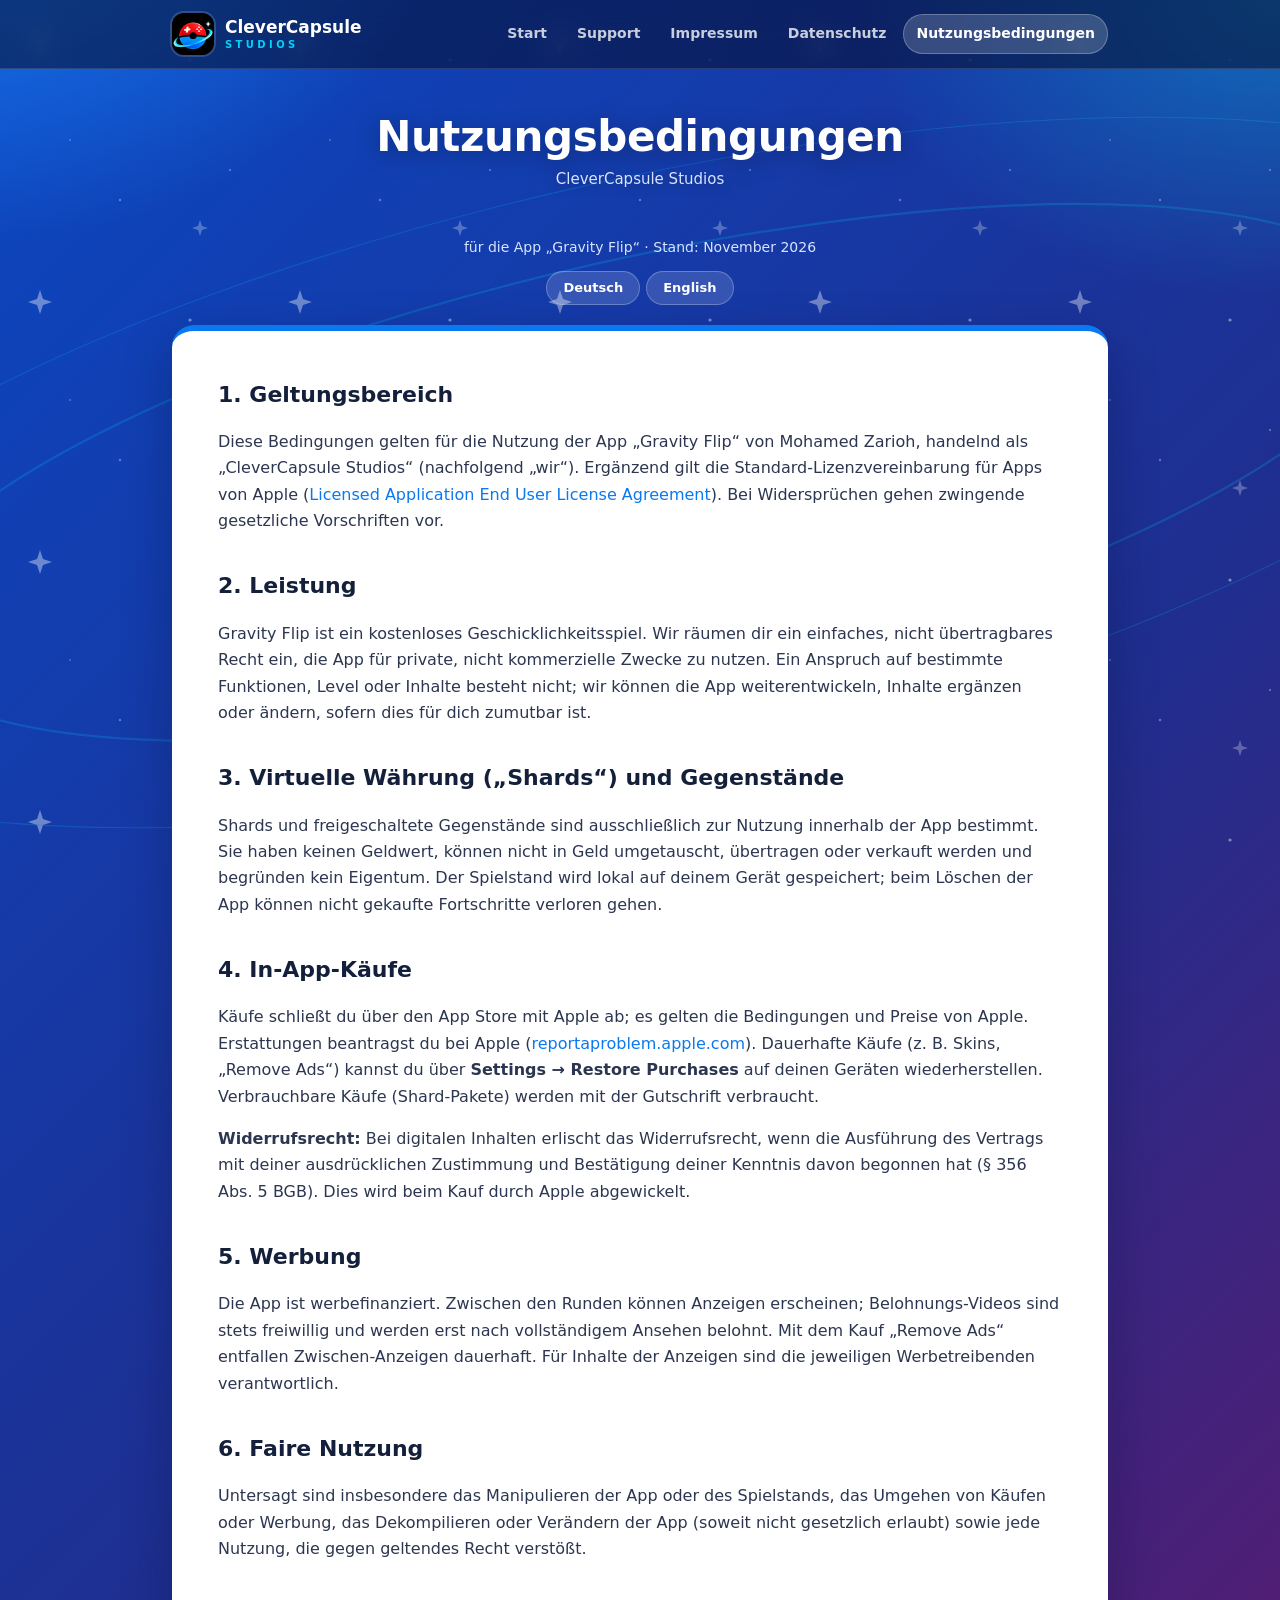
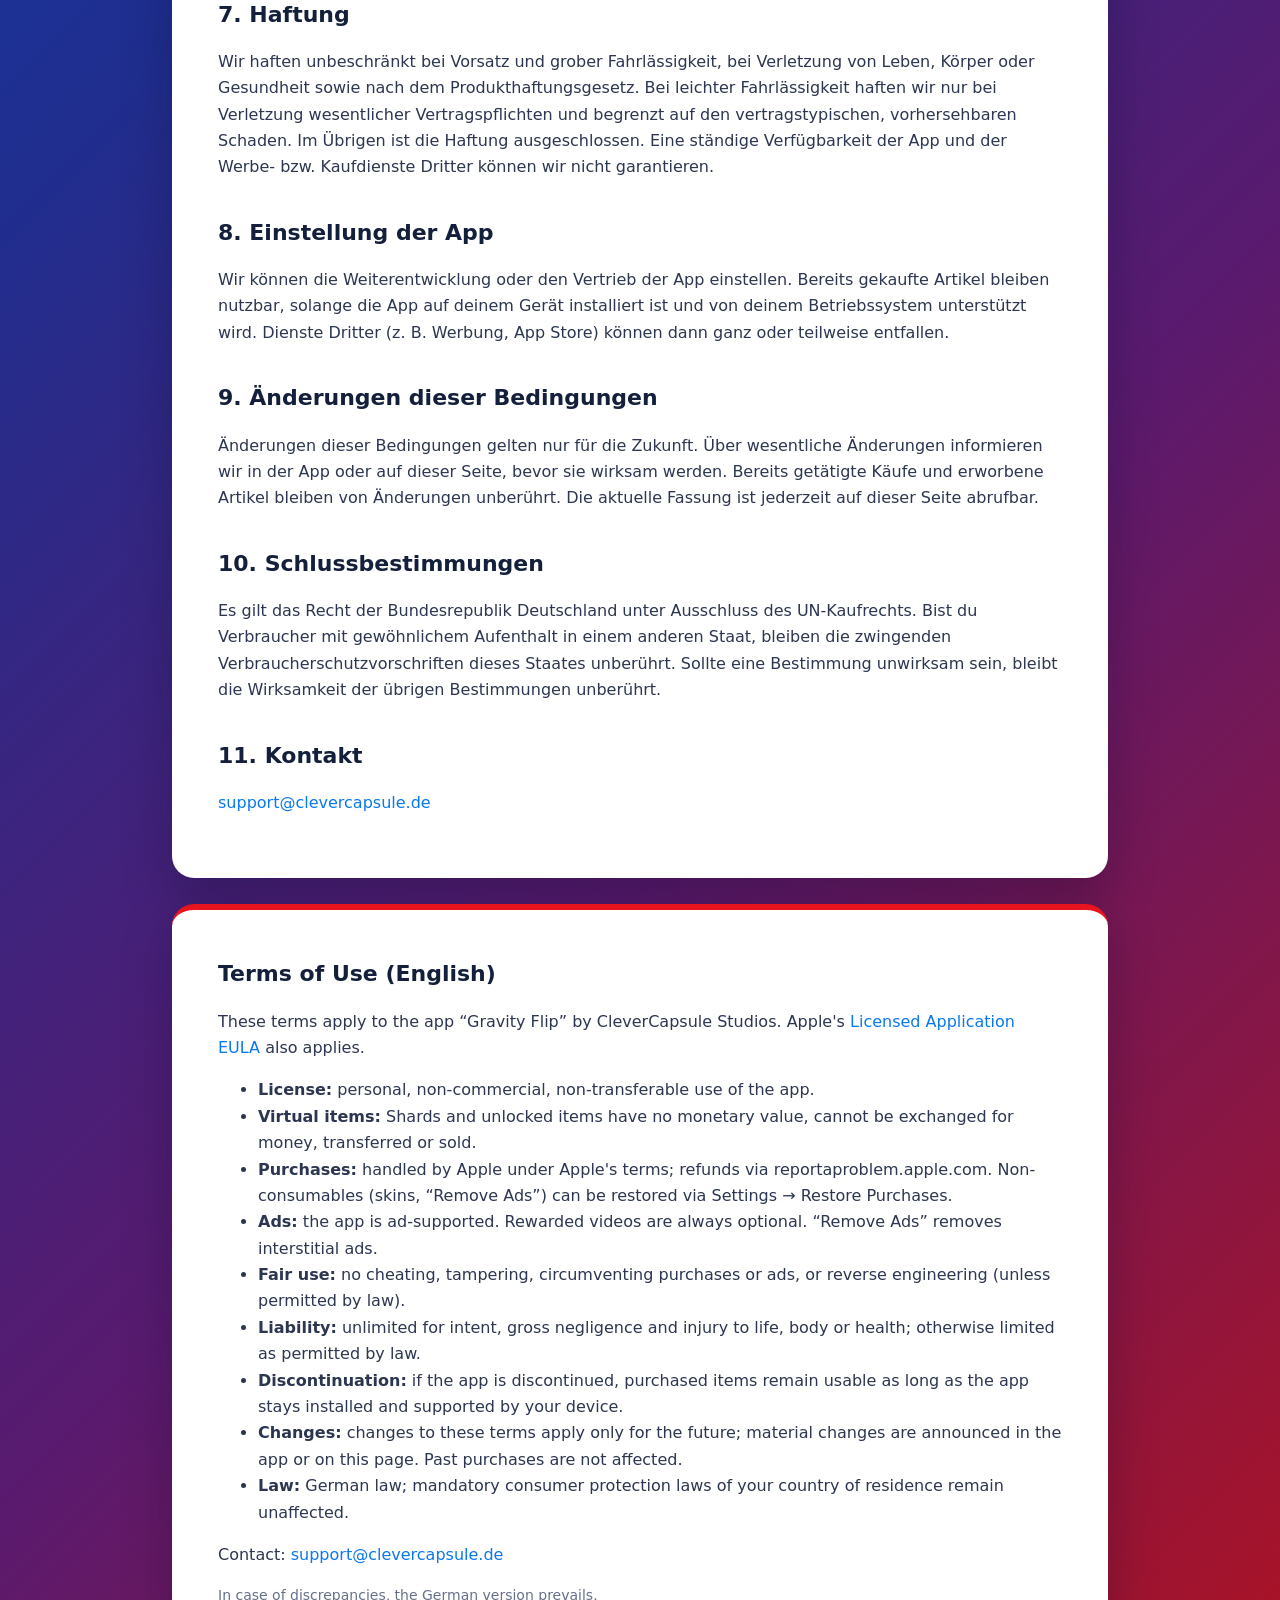
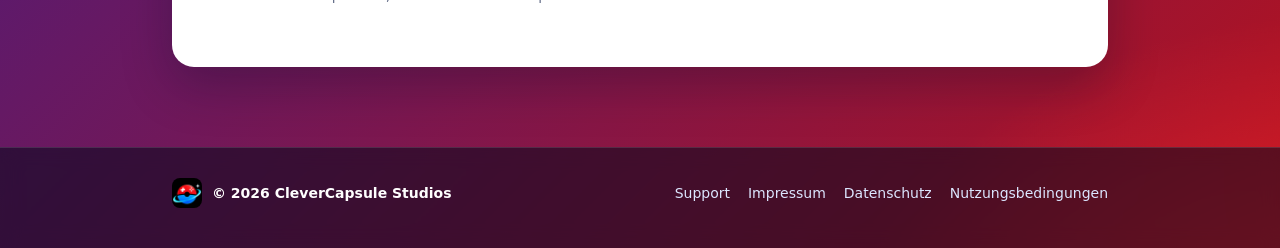
<file: nutzungsbedingungen.html>
<!DOCTYPE html>
<html lang="de">
<head>
<meta charset="utf-8">
<meta name="viewport" content="width=device-width, initial-scale=1">
<title>Nutzungsbedingungen – CleverCapsule Studios</title>
<meta name="description" content="Nutzungsbedingungen – CleverCapsule Studios">
<link rel="icon" href="favicon.png">
<link rel="stylesheet" href="style.css">
</head>
<body>
<header class="top"><div class="wrap">
  <a class="brand" href="index.html"><img src="studio-mark.png" alt=""><span>CleverCapsule<small>STUDIOS</small></span></a>
  <nav class="main"><a href="index.html" data-home>Start</a><a href="support.html">Support</a><a href="impressum.html">Impressum</a><a href="datenschutz.html"><span class="full">Datenschutz</span><span class="short">Datenschutz</span></a><a href="nutzungsbedingungen.html" class="on"><span class="full">Nutzungsbedingungen</span><span class="short">AGB</span></a></nav>
</div></header>
<section class="stage small"><div class="wrap"><h1>Nutzungsbedingungen</h1><p>CleverCapsule Studios</p></div></section>
<main><div class="wrap">

<p class="meta">für die App „Gravity Flip“ · Stand: November 2026</p>
<div class="lang"><a href="#de">Deutsch</a><a href="#en">English</a></div>

<div class="doc" id="de">
<h2 style="margin-top:0">1. Geltungsbereich</h2>
<p>Diese Bedingungen gelten für die Nutzung der App „Gravity Flip“ von &#77;&#111;&#104;&#97;&#109;&#101;&#100;&#32;&#90;&#97;&#114;&#105;&#111;&#104;, handelnd als
„CleverCapsule Studios“ (nachfolgend „wir“). Ergänzend gilt die Standard-Lizenzvereinbarung für Apps von Apple
(<a href="https://www.apple.com/legal/internet-services/itunes/dev/stdeula/">Licensed Application End User License Agreement</a>).
Bei Widersprüchen gehen zwingende gesetzliche Vorschriften vor.</p>

<h2>2. Leistung</h2>
<p>Gravity Flip ist ein kostenloses Geschicklichkeitsspiel. Wir räumen dir ein einfaches, nicht übertragbares Recht ein, die
App für private, nicht kommerzielle Zwecke zu nutzen. Ein Anspruch auf bestimmte Funktionen, Level oder Inhalte besteht nicht;
wir können die App weiterentwickeln, Inhalte ergänzen oder ändern, sofern dies für dich zumutbar ist.</p>

<h2>3. Virtuelle Währung („Shards“) und Gegenstände</h2>
<p>Shards und freigeschaltete Gegenstände sind ausschließlich zur Nutzung innerhalb der App bestimmt. Sie haben keinen
Geldwert, können nicht in Geld umgetauscht, übertragen oder verkauft werden und begründen kein Eigentum. Der Spielstand wird
lokal auf deinem Gerät gespeichert; beim Löschen der App können nicht gekaufte Fortschritte verloren gehen.</p>

<h2>4. In-App-Käufe</h2>
<p>Käufe schließt du über den App Store mit Apple ab; es gelten die Bedingungen und Preise von Apple. Erstattungen beantragst du
bei Apple (<a href="https://reportaproblem.apple.com">reportaproblem.apple.com</a>). Dauerhafte Käufe (z. B. Skins,
„Remove Ads“) kannst du über <b>Settings → Restore Purchases</b> auf deinen Geräten wiederherstellen. Verbrauchbare Käufe
(Shard-Pakete) werden mit der Gutschrift verbraucht.</p>
<p><b>Widerrufsrecht:</b> Bei digitalen Inhalten erlischt das Widerrufsrecht, wenn die Ausführung des Vertrags mit deiner
ausdrücklichen Zustimmung und Bestätigung deiner Kenntnis davon begonnen hat (§ 356 Abs. 5 BGB). Dies wird beim Kauf durch
Apple abgewickelt.</p>

<h2>5. Werbung</h2>
<p>Die App ist werbefinanziert. Zwischen den Runden können Anzeigen erscheinen; Belohnungs-Videos sind stets freiwillig und
werden erst nach vollständigem Ansehen belohnt. Mit dem Kauf „Remove Ads“ entfallen Zwischen-Anzeigen dauerhaft. Für Inhalte
der Anzeigen sind die jeweiligen Werbetreibenden verantwortlich.</p>

<h2>6. Faire Nutzung</h2>
<p>Untersagt sind insbesondere das Manipulieren der App oder des Spielstands, das Umgehen von Käufen oder Werbung, das
Dekompilieren oder Verändern der App (soweit nicht gesetzlich erlaubt) sowie jede Nutzung, die gegen geltendes Recht verstößt.</p>

<h2>7. Haftung</h2>
<p>Wir haften unbeschränkt bei Vorsatz und grober Fahrlässigkeit, bei Verletzung von Leben, Körper oder Gesundheit sowie nach
dem Produkthaftungsgesetz. Bei leichter Fahrlässigkeit haften wir nur bei Verletzung wesentlicher Vertragspflichten und
begrenzt auf den vertragstypischen, vorhersehbaren Schaden. Im Übrigen ist die Haftung ausgeschlossen. Eine ständige
Verfügbarkeit der App und der Werbe- bzw. Kaufdienste Dritter können wir nicht garantieren.</p>

<h2>8. Einstellung der App</h2>
<p>Wir können die Weiterentwicklung oder den Vertrieb der App einstellen. Bereits gekaufte Artikel bleiben nutzbar, solange die App
auf deinem Gerät installiert ist und von deinem Betriebssystem unterstützt wird. Dienste Dritter (z.&nbsp;B. Werbung, App Store) können
dann ganz oder teilweise entfallen.</p>

<h2>9. Änderungen dieser Bedingungen</h2>
<p>Änderungen dieser Bedingungen gelten nur für die Zukunft. Über wesentliche Änderungen informieren wir in der App oder auf dieser
Seite, bevor sie wirksam werden. Bereits getätigte Käufe und erworbene Artikel bleiben von Änderungen unberührt. Die aktuelle Fassung
ist jederzeit auf dieser Seite abrufbar.</p>

<h2>10. Schlussbestimmungen</h2>
<p>Es gilt das Recht der Bundesrepublik Deutschland unter Ausschluss des UN-Kaufrechts. Bist du Verbraucher mit gewöhnlichem
Aufenthalt in einem anderen Staat, bleiben die zwingenden Verbraucherschutzvorschriften dieses Staates unberührt. Sollte eine
Bestimmung unwirksam sein, bleibt die Wirksamkeit der übrigen Bestimmungen unberührt.</p>

<h2>11. Kontakt</h2>
<p><a class="js-mail" href="#" data-m="ZWQuZWx1c3BhY3JldmVsY0B0cm9wcHVz">&#115;&#117;&#112;&#112;&#111;&#114;&#116;<span class="at"></span>&#99;&#108;&#101;&#118;&#101;&#114;&#99;&#97;&#112;&#115;&#117;&#108;&#101;&#46;&#100;&#101;</a></p>
</div>

<div class="doc" id="en">
<h2 style="margin-top:0">Terms of Use (English)</h2>
<p>These terms apply to the app “Gravity Flip” by CleverCapsule Studios. Apple's
<a href="https://www.apple.com/legal/internet-services/itunes/dev/stdeula/">Licensed Application EULA</a> also applies.</p>
<ul>
<li><b>License:</b> personal, non-commercial, non-transferable use of the app.</li>
<li><b>Virtual items:</b> Shards and unlocked items have no monetary value, cannot be exchanged for money, transferred or sold.</li>
<li><b>Purchases:</b> handled by Apple under Apple's terms; refunds via reportaproblem.apple.com. Non-consumables (skins,
“Remove Ads”) can be restored via Settings → Restore Purchases.</li>
<li><b>Ads:</b> the app is ad-supported. Rewarded videos are always optional. “Remove Ads” removes interstitial ads.</li>
<li><b>Fair use:</b> no cheating, tampering, circumventing purchases or ads, or reverse engineering (unless permitted by law).</li>
<li><b>Liability:</b> unlimited for intent, gross negligence and injury to life, body or health; otherwise limited as permitted by law.</li>
<li><b>Discontinuation:</b> if the app is discontinued, purchased items remain usable as long as the app stays installed and supported by your device.</li>
<li><b>Changes:</b> changes to these terms apply only for the future; material changes are announced in the app or on this page. Past purchases are not affected.</li>
<li><b>Law:</b> German law; mandatory consumer protection laws of your country of residence remain unaffected.</li>
</ul>
<p>Contact: <a class="js-mail" href="#" data-m="ZWQuZWx1c3BhY3JldmVsY0B0cm9wcHVz">&#115;&#117;&#112;&#112;&#111;&#114;&#116;<span class="at"></span>&#99;&#108;&#101;&#118;&#101;&#114;&#99;&#97;&#112;&#115;&#117;&#108;&#101;&#46;&#100;&#101;</a></p>
<p class="mute">In case of discrepancies, the German version prevails.</p>
</div>

</div></main>
<script>document.querySelectorAll('.js-mail').forEach(function(a){var m=atob(a.dataset.m).split('').reverse().join('');a.href='mailto:'+m;});</script>
<footer><div class="wrap"><span class="fb"><img src="studio-mark.png" alt="">© 2026 CleverCapsule Studios</span><nav><a href="support.html">Support</a><a href="impressum.html">Impressum</a><a href="datenschutz.html">Datenschutz</a><a href="nutzungsbedingungen.html">Nutzungsbedingungen</a></nav></div></footer>
</body>
</html>
</file>
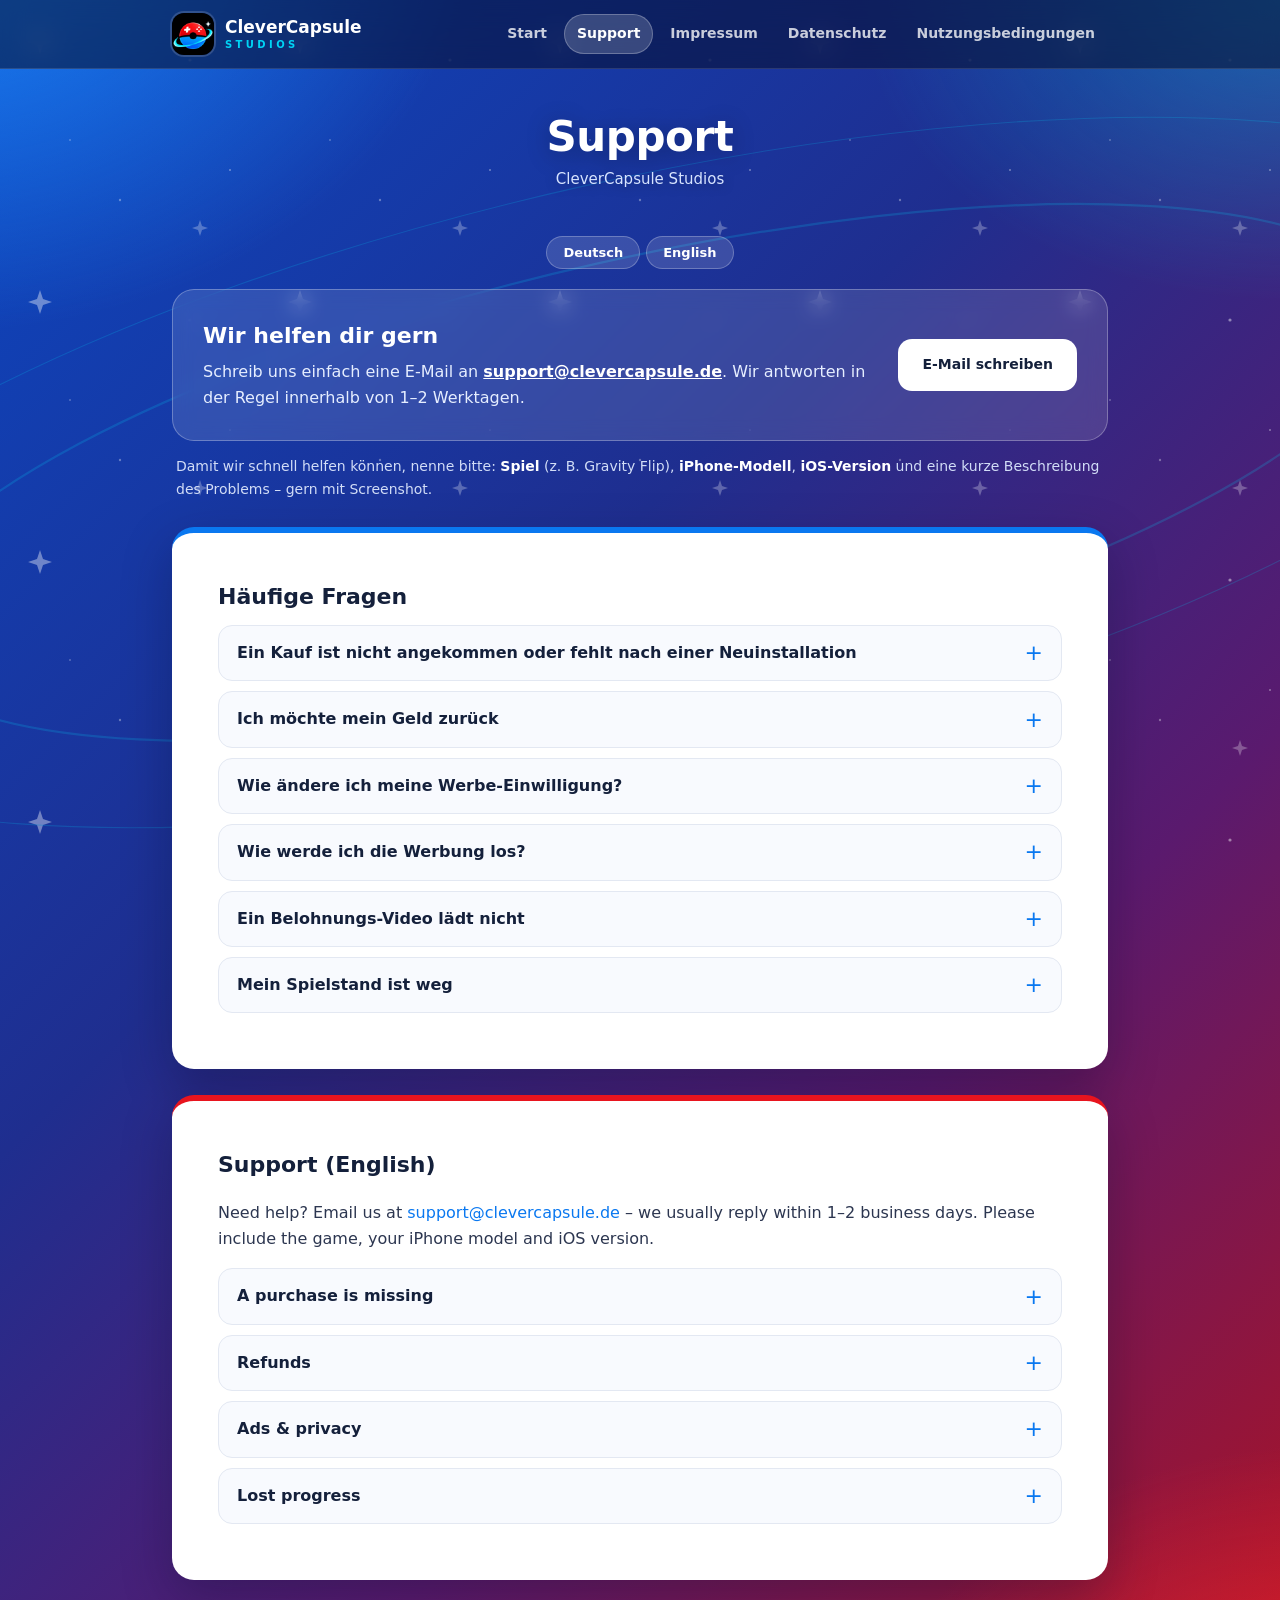
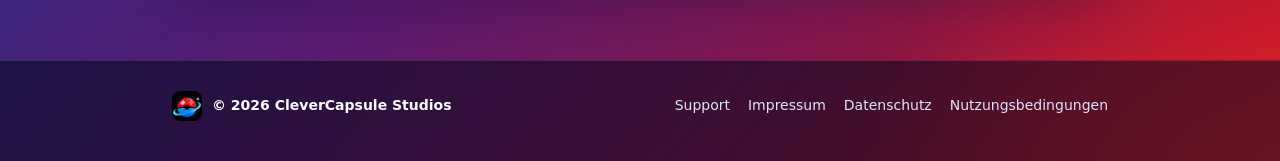
<file: support.html>
<!DOCTYPE html>
<html lang="de">
<head>
<meta charset="utf-8">
<meta name="viewport" content="width=device-width, initial-scale=1">
<title>Support – CleverCapsule Studios</title>
<meta name="description" content="Support für Gravity Flip und alle Spiele von CleverCapsule Studios – häufige Fragen und Kontakt per E-Mail.">
<link rel="icon" href="favicon.png">
<link rel="stylesheet" href="style.css">
</head>
<body>
<header class="top"><div class="wrap">
  <a class="brand" href="index.html"><img src="studio-mark.png" alt=""><span>CleverCapsule<small>STUDIOS</small></span></a>
  <nav class="main"><a href="index.html" data-home>Start</a><a href="support.html" class="on">Support</a><a href="impressum.html">Impressum</a><a href="datenschutz.html"><span class="full">Datenschutz</span><span class="short">Datenschutz</span></a><a href="nutzungsbedingungen.html"><span class="full">Nutzungsbedingungen</span><span class="short">AGB</span></a></nav>
</div></header>
<section class="stage small"><div class="wrap"><h1>Support</h1><p>CleverCapsule Studios</p></div></section>
<main><div class="wrap">

<div class="lang"><a href="#de">Deutsch</a><a href="#en">English</a></div>
<section class="support" id="kontakt" style="margin-top:0">
  <div>
    <h2>Wir helfen dir gern</h2>
    <p>Schreib uns einfach eine E-Mail an <a class="js-mail mail" href="#" data-m="ZWQuZWx1c3BhY3JldmVsY0B0cm9wcHVz">&#115;&#117;&#112;&#112;&#111;&#114;&#116;<span class="at"></span>&#99;&#108;&#101;&#118;&#101;&#114;&#99;&#97;&#112;&#115;&#117;&#108;&#101;&#46;&#100;&#101;</a>. Wir antworten in der Regel innerhalb von 1–2 Werktagen.</p>
  </div>
  <div class="btns"><a class="js-mail btn" href="#" data-m="ZWQuZWx1c3BhY3JldmVsY0B0cm9wcHVz">E-Mail schreiben</a></div>
</section>
<p class="hint">Damit wir schnell helfen können, nenne bitte: <b>Spiel</b> (z. B. Gravity Flip), <b>iPhone-Modell</b>,
<b>iOS-Version</b> und eine kurze Beschreibung des Problems – gern mit Screenshot.</p>

<div class="doc" id="de" style="margin-top:26px">
  <h2>Häufige Fragen</h2>
  <details class="faq"><summary>Ein Kauf ist nicht angekommen oder fehlt nach einer Neuinstallation</summary><div>Öffne in Gravity Flip <b>Settings → Restore Purchases</b>. Dauerhafte Käufe (Skins, Trails, Tunnel, FX, „Remove Ads“) werden dann über dein Apple-Konto wiederhergestellt. Achte darauf, mit derselben Apple-ID angemeldet zu sein, mit der du gekauft hast. Shard-Pakete werden direkt beim Kauf gutgeschrieben und können nicht wiederhergestellt werden.</div></details><details class="faq"><summary>Ich möchte mein Geld zurück</summary><div>Alle Käufe laufen über Apple, deshalb kann nur Apple erstatten. Stelle deine Anfrage unter <a href="https://reportaproblem.apple.com">reportaproblem.apple.com</a>.</div></details><details class="faq"><summary>Wie ändere ich meine Werbe-Einwilligung?</summary><div>In der App unter <b>Settings → Privacy Settings</b>. Dort kannst du deine Auswahl jederzeit ändern oder widerrufen. Der Knopf erscheint, wenn in deinem Land eine Einwilligung nötig ist (z. B. in der EU).</div></details><details class="faq"><summary>Wie werde ich die Werbung los?</summary><div>Mit dem einmaligen Kauf <b>„Remove Ads“</b> im Shop oder unter Settings entfallen alle Zwischen-Anzeigen dauerhaft. Belohnungs-Videos (z. B. „Second Chance“ oder „Double Shards“) bleiben freiwillig: Sie starten nur, wenn du selbst darauf tippst.</div></details><details class="faq"><summary>Ein Belohnungs-Video lädt nicht</summary><div>Manchmal ist gerade keine Anzeige verfügbar, vor allem ohne Internetverbindung. Versuch es nach kurzer Zeit erneut. Eine Belohnung gibt es nur, wenn das Video bis zum Ende angesehen wurde.</div></details><details class="faq"><summary>Mein Spielstand ist weg</summary><div>Der Spielstand wird nur auf deinem iPhone gespeichert. Wenn die App gelöscht wird, gehen Fortschritt und Shards verloren. Gekaufte Artikel kannst du über „Restore Purchases“ zurückholen.</div></details>
</div>
<div class="doc" id="en">
  <h2>Support (English)</h2>
  <p>Need help? Email us at <a class="js-mail" href="#" data-m="ZWQuZWx1c3BhY3JldmVsY0B0cm9wcHVz">&#115;&#117;&#112;&#112;&#111;&#114;&#116;<span class="at"></span>&#99;&#108;&#101;&#118;&#101;&#114;&#99;&#97;&#112;&#115;&#117;&#108;&#101;&#46;&#100;&#101;</a> – we usually reply within 1–2 business days. Please include the game, your iPhone model
  and iOS version.</p>
  <details class="faq"><summary>A purchase is missing</summary><div>Open <b>Settings → Restore Purchases</b> in Gravity Flip and make sure you use the same Apple ID you bought with. Shard packs are credited immediately and cannot be restored.</div></details><details class="faq"><summary>Refunds</summary><div>All purchases are processed by Apple. Please request refunds at <a href="https://reportaproblem.apple.com">reportaproblem.apple.com</a>.</div></details><details class="faq"><summary>Ads & privacy</summary><div>Change your ad consent anytime under <b>Settings → Privacy Settings</b>. The one-time purchase <b>“Remove Ads”</b> removes all interstitial ads; rewarded videos stay optional.</div></details><details class="faq"><summary>Lost progress</summary><div>Progress is stored only on your device and is lost when the app is deleted. Purchased items can be restored.</div></details>
</div>

</div></main>
<script>document.querySelectorAll('.js-mail').forEach(function(a){var m=atob(a.dataset.m).split('').reverse().join('');a.href='mailto:'+m;});</script>
<footer><div class="wrap"><span class="fb"><img src="studio-mark.png" alt="">© 2026 CleverCapsule Studios</span><nav><a href="support.html">Support</a><a href="impressum.html">Impressum</a><a href="datenschutz.html">Datenschutz</a><a href="nutzungsbedingungen.html">Nutzungsbedingungen</a></nav></div></footer>
</body>
</html>
</file>
<file: style.css>
/* CleverCapsule Studios – Farben aus dem Logo: Blau · Rot · Cyan · Weiß */
:root{
  --red:#E8141E; --red-d:#B80E16; --blue:#0A78F0; --blue-d:#0659B8; --cyan:#00D4F5;
  --ink:#14203B; --text:#2C3650; --mute:#66708A; --line:#E3E8F2;
  --font:system-ui,-apple-system,"Segoe UI",Roboto,"Helvetica Neue",Arial,sans-serif;
}
*{box-sizing:border-box}
html{scroll-behavior:smooth;background:#0A2C7A}
body{margin:0;min-height:100vh;color:#fff;font:16px/1.65 var(--font);-webkit-font-smoothing:antialiased;position:relative;
  background:
    radial-gradient(900px 700px at -5% -5%, rgba(30,139,255,.95), transparent 60%),
    radial-gradient(900px 700px at 105% 105%, rgba(255,42,51,.85), transparent 58%),
    radial-gradient(700px 500px at 100% 0%, rgba(0,212,245,.35), transparent 60%),
    linear-gradient(135deg,#0B47C2 0%,#1F2E8F 38%,#5A1A6E 66%,#B5121C 100%);
}
/* Umlaufbahnen + Sterne wie im Logo */
body::before{content:"";position:fixed;inset:0;pointer-events:none;z-index:0;opacity:.55;
  background:
    url("data:image/svg+xml;utf8,<svg xmlns='http://www.w3.org/2000/svg' viewBox='0 0 1200 800' preserveAspectRatio='none'><g fill='none' stroke='%2300D4F5' stroke-opacity='.35'><ellipse cx='600' cy='420' rx='720' ry='190' transform='rotate(-12 600 420)' stroke-width='2'/><ellipse cx='600' cy='420' rx='900' ry='260' transform='rotate(-12 600 420)' stroke-width='1'/></g></svg>") center/cover no-repeat,
    url("data:image/svg+xml;utf8,<svg xmlns='http://www.w3.org/2000/svg' width='260' height='260'><g fill='white'><path d='M40 30 l3 9 9 3 -9 3 -3 9 -3 -9 -9 -3 9 -3z' opacity='.7'/><circle cx='190' cy='60' r='1.6' opacity='.8'/><circle cx='120' cy='200' r='1.2' opacity='.6'/><circle cx='230' cy='170' r='1' opacity='.7'/><path d='M200 220 l2 6 6 2 -6 2 -2 6 -2 -6 -6 -2 6 -2z' opacity='.5'/><circle cx='70' cy='140' r='1' opacity='.5'/></g></svg>");}
header.top,.stage,main,footer{position:relative;z-index:1}
a{color:#BDEBFF;text-decoration:none} a:hover{color:#fff;text-decoration:underline}
.wrap{max-width:980px;margin:0 auto;padding:0 22px}

/* Kopfzeile: Glas */
header.top{background:rgba(6,14,44,.55);backdrop-filter:blur(14px);-webkit-backdrop-filter:blur(14px);border-bottom:1px solid rgba(255,255,255,.12);position:sticky;top:0;z-index:10}
header.top .wrap{display:flex;align-items:center;justify-content:space-between;min-height:68px;gap:16px}
.brand{display:flex;align-items:center;gap:11px;color:#fff;font-weight:800;font-size:17px;line-height:1.1}
.brand:hover{text-decoration:none;color:#fff}
.brand img{width:42px;height:42px;border-radius:12px;box-shadow:0 0 0 2px rgba(255,255,255,.15)}
.brand small{display:block;font-size:10px;letter-spacing:.34em;color:var(--cyan);font-weight:800;margin-top:3px}
nav.main{display:flex;gap:4px;font-size:14px;font-weight:600;flex-wrap:wrap}
nav.main a{color:rgba(255,255,255,.78);padding:8px 13px;border-radius:999px}
nav.main a:hover{color:#fff;background:rgba(255,255,255,.12);text-decoration:none}
nav.main a.on{color:#fff;background:rgba(255,255,255,.18);box-shadow:inset 0 0 0 1px rgba(255,255,255,.25)}
nav.main .short{display:none}

/* Logo-Bühne */
.stage{text-align:center;padding:56px 0 46px}
.stage .wrap{position:relative}
.stage .halo{position:relative;display:inline-block;padding:10px 40px}
.stage .halo::before{content:"";position:absolute;inset:-40px -70px;border-radius:50%;background:radial-gradient(closest-side,rgba(3,8,30,.75) 40%,rgba(3,8,30,.35) 70%,transparent 100%);z-index:-1}
.stage img{width:min(420px,78vw);display:block;margin:0 auto;filter:drop-shadow(0 6px 30px rgba(0,180,255,.35))}
.stage p{color:#E6EEFF;font-size:19px;margin:18px 0 0;font-weight:500;text-shadow:0 2px 12px rgba(0,0,0,.35)}
.stage .pills{display:flex;gap:8px;justify-content:center;margin-top:16px;flex-wrap:wrap}
.stage .pills span{font-size:12px;font-weight:800;letter-spacing:.14em;padding:6px 14px;border-radius:999px;background:rgba(255,255,255,.14);border:1px solid rgba(255,255,255,.22)}
.stage.small{padding:44px 0 34px}
.stage.small h1{color:#fff;margin:0;text-shadow:0 4px 24px rgba(0,0,0,.3)}
.stage.small p{font-size:15px;margin-top:6px;color:#D7E4FF}

main{padding:10px 0 80px}
h1{font-size:clamp(30px,5vw,42px);line-height:1.15;margin:0 0 8px;letter-spacing:-.01em}
h2{font-size:22px;margin:34px 0 8px}
h3{font-size:17px;margin:22px 0 6px}
.section-title{text-align:center;margin:24px 0 26px}
.section-title h2{font-size:clamp(24px,4vw,32px);margin:8px 0 6px;text-shadow:0 3px 18px rgba(0,0,0,.25)}
.section-title p{color:#DCE6FF;margin:0}
.kicker{display:inline-block;font-size:11px;font-weight:900;letter-spacing:.24em;text-transform:uppercase;color:var(--red);background:#fff;border-radius:999px;padding:5px 14px}

.lang{display:flex;gap:6px;margin:0 0 20px;justify-content:center}
.lang a{background:rgba(255,255,255,.14);border:1px solid rgba(255,255,255,.25);border-radius:999px;padding:5px 16px;font-size:13px;font-weight:700;color:#fff}
.lang a:hover{background:#fff;color:var(--blue-d);text-decoration:none}
.mute{color:#D2DDF7;font-size:14px}
.meta{text-align:center;color:#D7E4FF;font-size:14px;margin:0 0 12px}

/* Weiße Karten (gut lesbar) */
.doc,.game,.card{background:#fff;color:var(--text);border-radius:22px;box-shadow:0 18px 50px rgba(5,10,40,.28)}
.doc h2,.doc h3,.game h3,.card b{color:var(--ink)}
.doc p,.doc li{color:var(--text)} .doc .mute{color:var(--mute)}
.doc a,.game a:not(.btn){color:var(--blue)} .doc a:hover{color:var(--blue-d)}
.doc{padding:clamp(24px,4vw,46px);border-top:6px solid var(--blue)}
.doc + .doc{margin-top:26px;border-top-color:var(--red)}
.doc h2:first-child{margin-top:0}
.ph{background:#FFF1C2;color:#8A5A00;border-radius:5px;padding:0 5px;font-weight:700}

/* Startseite */
.game{display:grid;grid-template-columns:140px 1fr;gap:28px;align-items:center;padding:26px;overflow:hidden;position:relative}
.game::after{content:"";position:absolute;right:-60px;top:-60px;width:220px;height:220px;border-radius:50%;background:radial-gradient(closest-side,rgba(10,120,240,.14),transparent)}
.game .icon{width:140px;height:140px;border-radius:31px;box-shadow:0 12px 28px rgba(10,120,240,.35)}
.game h3{margin:0 0 6px;font-size:26px;letter-spacing:.05em}
.game p{margin:0 0 16px;color:var(--text)}
.tags{display:flex;gap:6px;flex-wrap:wrap;margin:0 0 12px}
.tags span{font-size:12px;font-weight:800;border-radius:999px;padding:4px 11px;background:#EAF3FF;color:var(--blue-d)}
.tags span:nth-child(2){background:#FFE9EA;color:var(--red-d)} .tags span:nth-child(3){background:#E2FAFE;color:#007D93}
.shot{width:100%;border-radius:20px;margin-top:20px;display:block;box-shadow:0 18px 50px rgba(5,10,40,.4);border:3px solid rgba(255,255,255,.18)}
.btns{display:flex;gap:10px;flex-wrap:wrap}
.btn{display:inline-flex;align-items:center;gap:8px;border-radius:14px;padding:12px 22px;font-weight:800;font-size:14px;border:2px solid var(--line);color:var(--ink);background:#fff;transition:transform .15s}
.btn:hover{text-decoration:none;transform:translateY(-1px);border-color:var(--blue);color:var(--blue)}
.btn.primary{background:linear-gradient(90deg,var(--red),#FF3B44);border-color:transparent;color:#fff;box-shadow:0 8px 20px rgba(232,20,30,.35)}
.btn.primary:hover{color:#fff}
.btn.soon{background:#EEF2F8;color:var(--mute);cursor:default;border-color:transparent;transform:none}
.support{display:grid;grid-template-columns:1fr auto;gap:18px;align-items:center;margin-top:30px;padding:28px 30px;border-radius:22px;
  background:rgba(255,255,255,.12);border:1px solid rgba(255,255,255,.28);backdrop-filter:blur(10px);-webkit-backdrop-filter:blur(10px)}
.support h2{margin:0 0 4px} .support p{margin:0;color:#E6EEFF}
.support .btn{border-color:transparent}
.support a.mail{color:#fff;font-weight:800;text-decoration:underline}
.hint{font-size:14px;color:#D2DDF7;margin:14px 4px 0}
.hint b{color:#fff}
.cards{display:grid;grid-template-columns:repeat(auto-fit,minmax(220px,1fr));gap:16px;margin-top:28px}
.card{padding:20px 22px;border-top:6px solid var(--blue);transition:transform .15s}
.card:nth-child(2){border-top-color:var(--red)} .card:nth-child(3){border-top-color:var(--cyan)}
.card:hover{text-decoration:none;transform:translateY(-3px)}
.card b{display:block;margin-bottom:2px;font-size:17px} .card span{color:var(--mute);font-size:14px}

footer{background:rgba(4,8,28,.55);backdrop-filter:blur(10px);-webkit-backdrop-filter:blur(10px);border-top:1px solid rgba(255,255,255,.12);color:#C9D6EE;font-size:14px;padding:30px 0 40px}
footer .wrap{display:flex;justify-content:space-between;align-items:center;gap:14px;flex-wrap:wrap}
footer .fb{display:flex;align-items:center;gap:10px;color:#fff;font-weight:700}
footer .fb img{width:30px;height:30px;border-radius:8px}
footer nav{display:flex;gap:18px;flex-wrap:wrap} footer a{color:#DCE6FF}

@media (max-width:620px){
  header.top .wrap{padding-top:8px;padding-bottom:8px}
  .brand span{display:none}
  nav.main{font-size:13px;gap:2px;flex-wrap:nowrap} nav.main a{padding:6px 9px} nav.main a[data-home]{display:none}
  nav.main .full{display:none} nav.main .short{display:inline}
  .stage{padding:40px 0 30px} .stage .halo{padding:6px 10px}
  .game{grid-template-columns:1fr;text-align:center}.game .icon{margin:0 auto}.btns,.tags{justify-content:center}
  .support{grid-template-columns:1fr;text-align:center}
}

/* E-Mail-Schutz: das @ steht nicht im HTML, sondern kommt per CSS */
.at::after{content:"@"}

/* Support: aufklappbare Fragen */
.faq{border:1px solid var(--line);border-radius:14px;margin:10px 0;background:#F8FAFE;overflow:hidden}
.faq summary{cursor:pointer;list-style:none;padding:14px 46px 14px 18px;font-weight:700;color:var(--ink);position:relative}
.faq summary::-webkit-details-marker{display:none}
.faq summary::after{content:"+";position:absolute;right:18px;top:50%;transform:translateY(-50%);font-size:22px;font-weight:400;color:var(--blue)}
.faq[open] summary::after{content:"–"}
.faq[open] summary{border-bottom:1px solid var(--line);background:#fff}
.faq div{padding:12px 18px 16px;color:var(--text)}
.support .btns{justify-content:flex-end}
</file>
